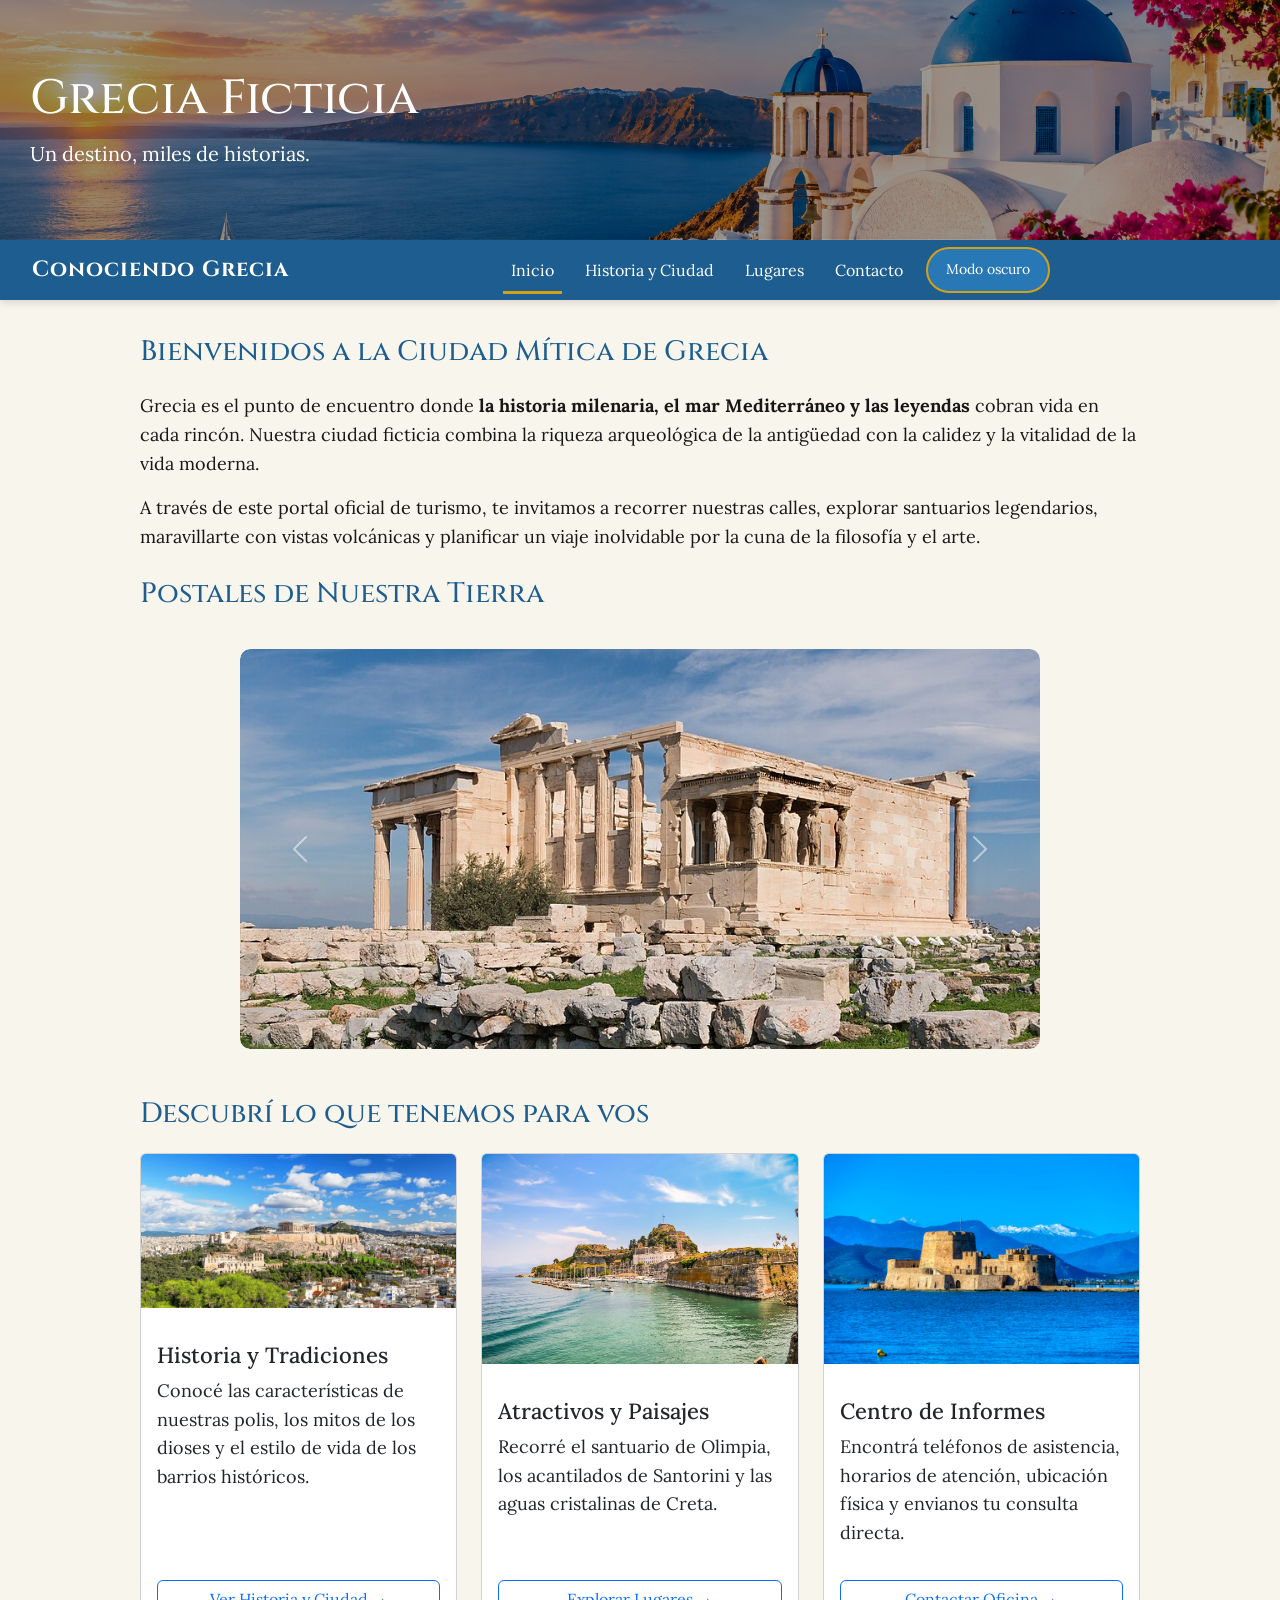
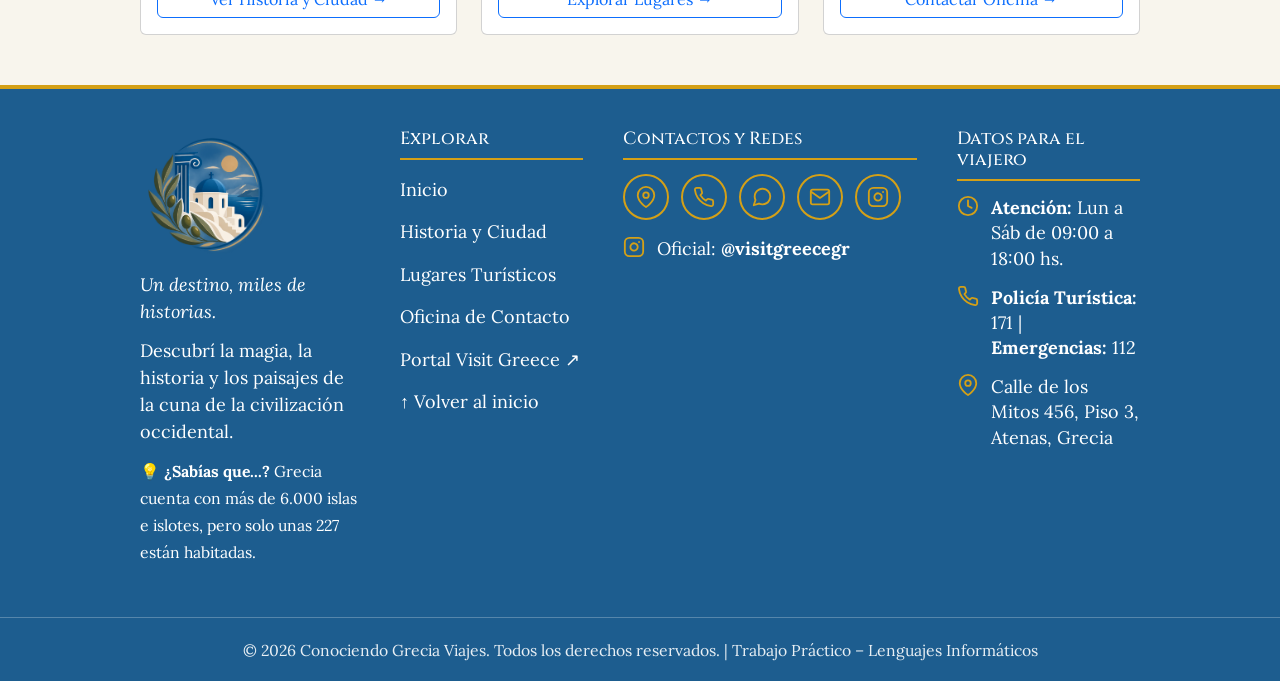
<file: index.html>
<!DOCTYPE html>
<html lang="es">

<head>
    <meta charset="UTF-8">
    <meta name="viewport" content="width=device-width, initial-scale=1.0">
    <title>Conociendo Grecia - Inicio</title>
    <!-- fuentes -->
    <link rel="preconnect" href="https://fonts.googleapis.com">
    <link rel="preconnect" href="https://fonts.gstatic.com" crossorigin>
    <link href="https://fonts.googleapis.com/css2?family=Cinzel:wght@600;700&family=Lora:ital,wght@0,400;0,600;1,400&display=swap" rel="stylesheet">
    <!-- bootstrap -->
    <link href="https://cdn.jsdelivr.net/npm/bootstrap@5.3.3/dist/css/bootstrap.min.css" rel="stylesheet">
    <!-- estilos -->
    <link rel="stylesheet" href="estilos.css">
</head>

<body id="top">

    <!-- titulo -->
    <header>
        <div>
            <h1>Grecia Ficticia</h1>
            <p>Un destino, miles de historias.</p>
        </div>
    </header>

    <!-- menu -->
    <nav class="navbar navbar-expand-md">
        <div class="container-fluid">
            <a class="navbar-brand" href="index.html">Conociendo Grecia</a>
            <button class="navbar-toggler" type="button" data-bs-toggle="collapse" data-bs-target="#menuGrecia" aria-controls="menuGrecia" aria-expanded="false" aria-label="Abrir menú de navegación">
                <span class="navbar-toggler-icon"></span>
            </button>
            <div class="collapse navbar-collapse" id="menuGrecia">
                <ul class="navbar-nav mx-auto">
                    <li class="nav-item"><a class="nav-link active" aria-current="page" href="index.html">Inicio</a></li>
                    <li class="nav-item"><a class="nav-link" href="ciudad.html">Historia y Ciudad</a></li>
                    <li class="nav-item"><a class="nav-link" href="lugares.html">Lugares</a></li>
                    <li class="nav-item"><a class="nav-link" href="contacto.html">Contacto</a></li>
                    <li class="nav-item"><button id="modoOscuro" type="button">Modo oscuro</button></li>
                </ul>
            </div>
        </div>
    </nav>

    <!-- contenido -->
    <main>
        <section>
            <h2>Bienvenidos a la Ciudad Mítica de Grecia</h2>
            <p>
                Grecia es el punto de encuentro donde <strong>la historia milenaria, el mar Mediterráneo y las leyendas</strong>
                cobran vida en cada rincón. Nuestra ciudad ficticia combina la riqueza arqueológica de la antigüedad con
                la calidez y la vitalidad de la vida moderna.
            </p>
            <p>
                A través de este portal oficial de turismo, te invitamos a recorrer nuestras calles, explorar santuarios
                legendarios, maravillarte con vistas volcánicas y planificar un viaje inolvidable por la cuna de la filosofía y el arte.
            </p>
        </section>

        <!-- carrusel -->
        <section aria-label="Galería destacada">
            <h2>Postales de Nuestra Tierra</h2>
            <div id="carruselHistoria" class="carousel slide" data-bs-ride="carousel">
                <div class="carousel-inner">
                    <div class="carousel-item active">
                        <img src="imagenes_Historia/Acropolis.jpg" class="d-block w-100" alt="Vista panorámica de la Acrópolis de Atenas">
                    </div>
                    <div class="carousel-item">
                        <img src="imagenes_Historia/Estadio.jpg" class="d-block w-100" alt="Antiguo Estadio Panatenaico">
                    </div>
                    <div class="carousel-item">
                        <img src="imagenes_Historia/Teatro.jpg" class="d-block w-100" alt="Teatro griego al aire libre">
                    </div>
                </div>
                <button class="carousel-control-prev" type="button" data-bs-target="#carruselHistoria" data-bs-slide="prev">
                    <span class="carousel-control-prev-icon" aria-hidden="true"></span>
                    <span class="visually-hidden">Anterior</span>
                </button>
                <button class="carousel-control-next" type="button" data-bs-target="#carruselHistoria" data-bs-slide="next">
                    <span class="carousel-control-next-icon" aria-hidden="true"></span>
                    <span class="visually-hidden">Siguiente</span>
                </button>
            </div>
        </section>

        <!-- resumen de secciones -->
        <section class="my-5">
            <h2>Descubrí lo que tenemos para vos</h2>
            <div class="container px-0">
                <div class="row g-4">
                    <div class="col-12 col-md-4">
                        <article class="card h-100">
                            <img src="imagen_ciudad/Atenas.jpeg" class="card-img-top" alt="Calles y templos de la ciudad">
                            <div class="card-body d-flex flex-column">
                                <h3 class="card-title">Historia y Tradiciones</h3>
                                <p class="card-text flex-grow-1">
                                    Conocé las características de nuestras polis, los mitos de los dioses y el estilo de vida de los barrios históricos.
                                </p>
                                <a href="ciudad.html" class="btn btn-outline-primary mt-3">Ver Historia y Ciudad →</a>
                            </div>
                        </article>
                    </div>

                    <div class="col-12 col-md-4">
                        <article class="card h-100">
                            <img src="imagen_ciudad/Corfú.jpg" class="card-img-top" alt="Costas y playas de Grecia">
                            <div class="card-body d-flex flex-column">
                                <h3 class="card-title">Atractivos y Paisajes</h3>
                                <p class="card-text flex-grow-1">
                                    Recorré el santuario de Olimpia, los acantilados de Santorini y las aguas cristalinas de Creta.
                                </p>
                                <a href="lugares.html" class="btn btn-outline-primary mt-3">Explorar Lugares →</a>
                            </div>
                        </article>
                    </div>

                    <div class="col-12 col-md-4">
                        <article class="card h-100">
                            <img src="imagen_ciudad/Nafplio.jpg" class="card-img-top" alt="Puerto y centro de informes turísticos">
                            <div class="card-body d-flex flex-column">
                                <h3 class="card-title">Centro de Informes</h3>
                                <p class="card-text flex-grow-1">
                                    Encontrá teléfonos de asistencia, horarios de atención, ubicación física y envianos tu consulta directa.
                                </p>
                                <a href="contacto.html" class="btn btn-outline-primary mt-3">Contactar Oficina →</a>
                            </div>
                        </article>
                    </div>
                </div>
            </div>
        </section>
    </main>

    <!-- footer -->
    <footer>
        <section class="footer-contenido">

            <section class="footer-marca">
                <img class="footer-logo" src="Content/Logo-Grecia.PNG" alt="Logo de Conociendo Grecia">
                <p><em>Un destino, miles de historias.</em></p>
                <p>Descubrí la magia, la historia y los paisajes de la cuna de la civilización occidental.</p>
                <p><small>💡 <strong>¿Sabías que...?</strong> Grecia cuenta con más de 6.000 islas e islotes, pero solo unas 227 están habitadas.</small></p>
            </section>

            <nav class="footer-columna" aria-label="Secciones del sitio">
                <h2>Explorar</h2>
                <ul>
                    <li><a href="index.html">Inicio</a></li>
                    <li><a href="ciudad.html">Historia y Ciudad</a></li>
                    <li><a href="lugares.html">Lugares Turísticos</a></li>
                    <li><a href="contacto.html">Oficina de Contacto</a></li>
                    <li><a href="https://www.visitgreece.gr" target="_blank" rel="noopener noreferrer">Portal Visit Greece ↗</a></li>
                    <li><a href="#top">↑ Volver al inicio</a></li>
                </ul>
            </nav>

            <section class="footer-columna">
                <h2>Contactos y Redes</h2>
                <address>
                    <ul class="contacto-botones">
                        <li>
                            <a class="boton-icono" href="https://www.google.com/maps/search/?api=1&amp;query=Atenas+Grecia" target="_blank" rel="noopener noreferrer" aria-label="Ver ubicación en Google Maps" title="Ver ubicación en Google Maps">
                                <svg class="icono" viewBox="0 0 24 24" aria-hidden="true"><path d="M21 10c0 7-9 13-9 13s-9-6-9-13a9 9 0 0 1 18 0z"/><circle cx="12" cy="10" r="3"/></svg>
                            </a>
                        </li>
                        <li>
                            <a class="boton-icono" href="tel:+301234567890" aria-label="Llamar para reservas" title="Llamar para reservas">
                                <svg class="icono" viewBox="0 0 24 24" aria-hidden="true"><path d="M22 16.92v3a2 2 0 0 1-2.18 2 19.79 19.79 0 0 1-8.63-3.07 19.5 19.5 0 0 1-6-6 19.79 19.79 0 0 1-3.07-8.67A2 2 0 0 1 4.11 2h3a2 2 0 0 1 2 1.72 12.84 12.84 0 0 0 .7 2.81 2 2 0 0 1-.45 2.11L8.09 9.91a16 16 0 0 0 6 6l1.27-1.27a2 2 0 0 1 2.11-.45 12.84 12.84 0 0 0 2.81.7A2 2 0 0 1 22 16.92z"/></svg>
                            </a>
                        </li>
                        <li>
                            <a class="boton-icono" href="https://wa.me/300987654321" target="_blank" rel="noopener noreferrer" aria-label="Escribir por WhatsApp" title="Escribir por WhatsApp">
                                <svg class="icono" viewBox="0 0 24 24" aria-hidden="true"><path d="M21 11.5a8.38 8.38 0 0 1-.9 3.8 8.5 8.5 0 0 1-7.6 4.7 8.38 8.38 0 0 1-3.8-.9L3 21l1.9-5.7a8.38 8.38 0 0 1-.9-3.8 8.5 8.5 0 0 1 4.7-7.6 8.38 8.38 0 0 1 3.8-.9h.5a8.48 8.48 0 0 1 8 8v.5z"/></svg>
                            </a>
                        </li>
                        <li>
                            <a class="boton-icono" href="mailto:hola@conociendogrecia-falso.com" aria-label="Enviar un correo electrónico" title="Enviar un correo electrónico">
                                <svg class="icono" viewBox="0 0 24 24" aria-hidden="true"><path d="M4 4h16c1.1 0 2 .9 2 2v12c0 1.1-.9 2-2 2H4c-1.1 0-2-.9-2-2V6c0-1.1.9-2 2-2z"/><polyline points="22,6 12,13 2,6"/></svg>
                            </a>
                        </li>
                        <li>
                            <a class="boton-icono" href="https://www.instagram.com/visitgreecegr/" target="_blank" rel="noopener noreferrer" aria-label="Instagram Oficial: @visitgreecegr" title="Instagram Oficial (@visitgreecegr)">
                                <svg class="icono" viewBox="0 0 24 24" aria-hidden="true"><rect x="2" y="2" width="20" height="20" rx="5" ry="5"/><path d="M16 11.37A4 4 0 1 1 12.63 8 4 4 0 0 1 16 11.37z"/><line x1="17.5" y1="6.5" x2="17.51" y2="6.5"/></svg>
                            </a>
                        </li>
                    </ul>
                </address>

                <ul class="contacto-lista">
                    <li>
                        <svg class="icono" viewBox="0 0 24 24" aria-hidden="true"><rect x="2" y="2" width="20" height="20" rx="5" ry="5"/><path d="M16 11.37A4 4 0 1 1 12.63 8 4 4 0 0 1 16 11.37z"/><line x1="17.5" y1="6.5" x2="17.51" y2="6.5"/></svg>
                        <span>Oficial: <a href="https://www.instagram.com/visitgreecegr/" target="_blank" rel="noopener noreferrer"><strong>@visitgreecegr</strong></a></span>
                    </li>
                </ul>
            </section>

            <section class="footer-columna">
                <h2>Datos para el viajero</h2>
                <ul class="contacto-lista">
                    <li>
                        <svg class="icono" viewBox="0 0 24 24" aria-hidden="true"><circle cx="12" cy="12" r="10"/><polyline points="12 6 12 12 16 14"/></svg>
                        <span><strong>Atención:</strong> Lun a Sáb de 09:00 a 18:00 hs.</span>
                    </li>
                    <li>
                        <svg class="icono" viewBox="0 0 24 24" aria-hidden="true"><path d="M22 16.92v3a2 2 0 0 1-2.18 2 19.79 19.79 0 0 1-8.63-3.07 19.5 19.5 0 0 1-6-6 19.79 19.79 0 0 1-3.07-8.67A2 2 0 0 1 4.11 2h3a2 2 0 0 1 2 1.72 12.84 12.84 0 0 0 .7 2.81 2 2 0 0 1-.45 2.11L8.09 9.91a16 16 0 0 0 6 6l1.27-1.27a2 2 0 0 1 2.11-.45 12.84 12.84 0 0 0 2.81.7A2 2 0 0 1 22 16.92z"/></svg>
                        <span><strong>Policía Turística:</strong> 171 | <strong>Emergencias:</strong> 112</span>
                    </li>
                    <li>
                        <svg class="icono" viewBox="0 0 24 24" aria-hidden="true"><path d="M21 10c0 7-9 13-9 13s-9-6-9-13a9 9 0 0 1 18 0z"/><circle cx="12" cy="10" r="3"/></svg>
                        <span>Calle de los Mitos 456, Piso 3, Atenas, Grecia</span>
                    </li>
                </ul>
            </section>

        </section>

        <p class="footer-legal">
            <small>&copy; 2026 Conociendo Grecia Viajes. Todos los derechos reservados. | Trabajo Práctico – Lenguajes Informáticos</small>
        </p>
    </footer>

    <!-- scripts -->
    <script src="https://cdn.jsdelivr.net/npm/bootstrap@5.3.3/dist/js/bootstrap.bundle.min.js"></script>
    <script src="js/main.js"></script>
</body>

</html>
</file>
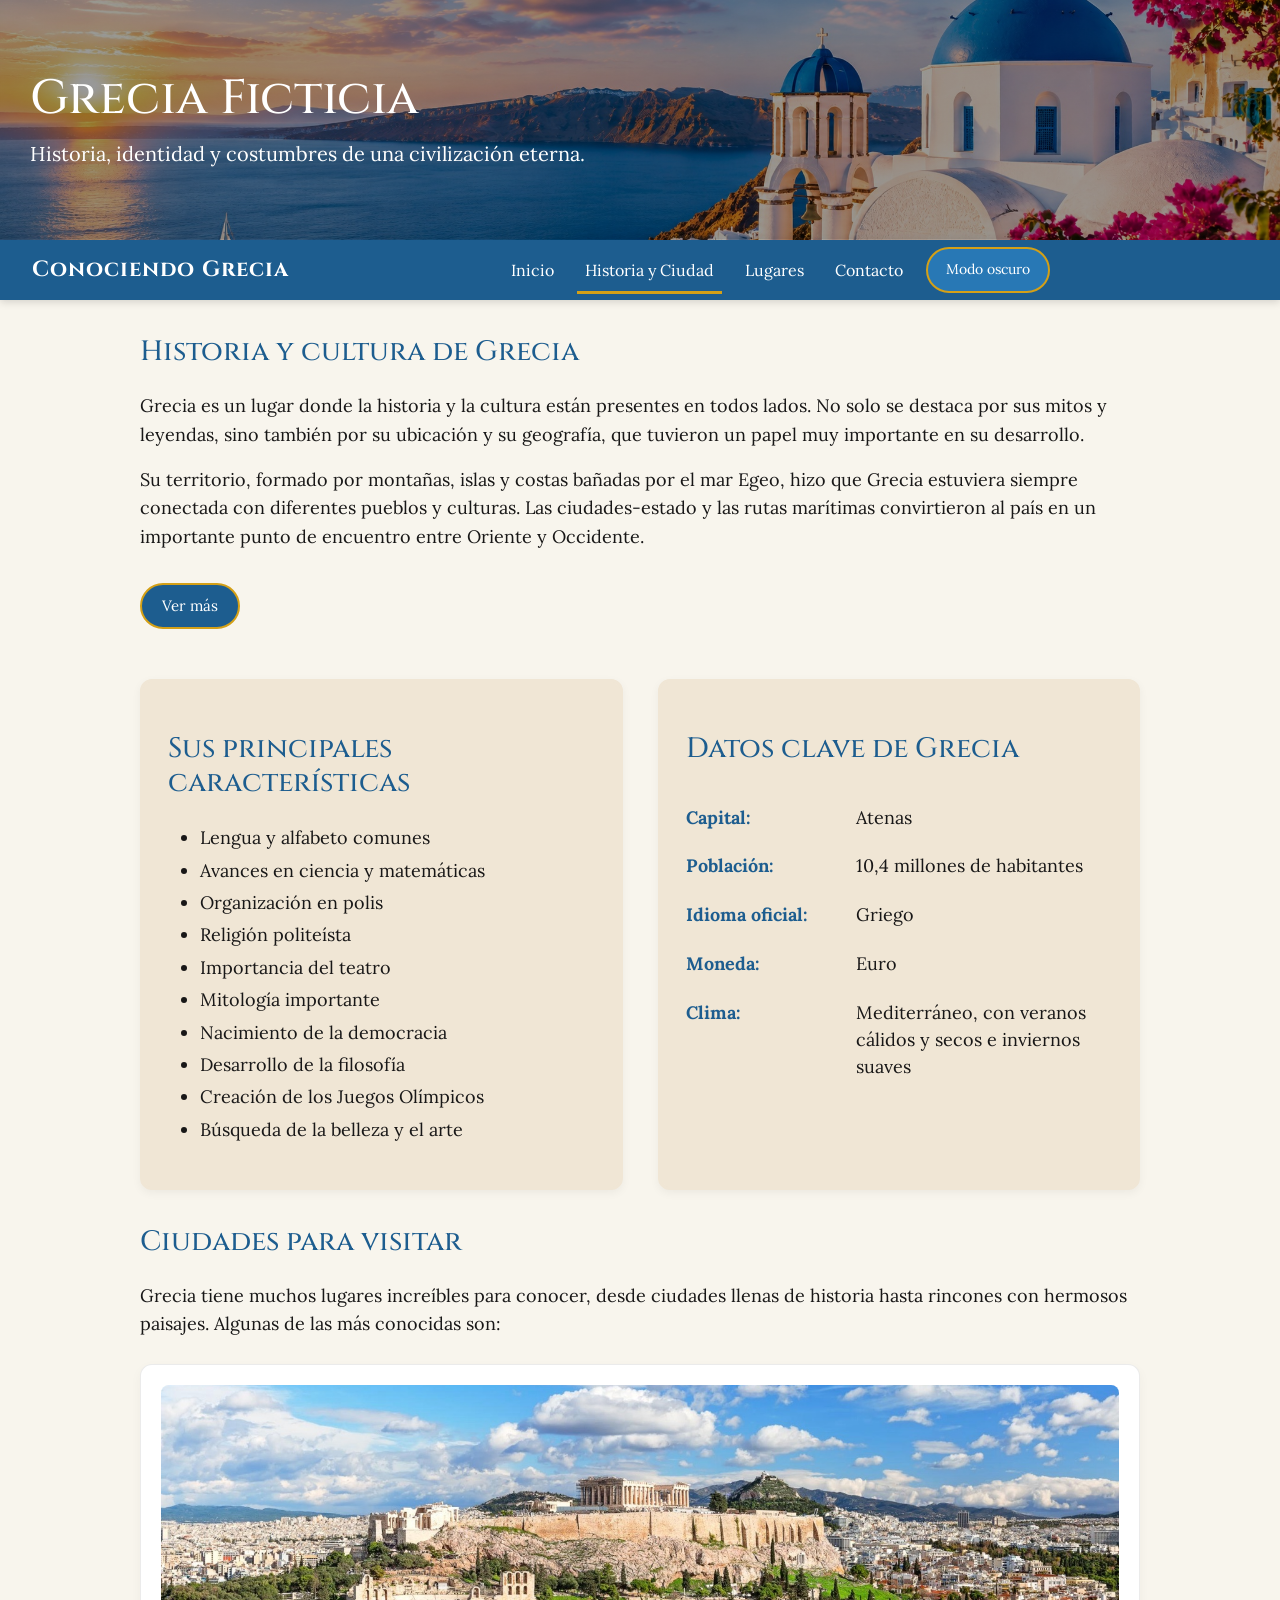
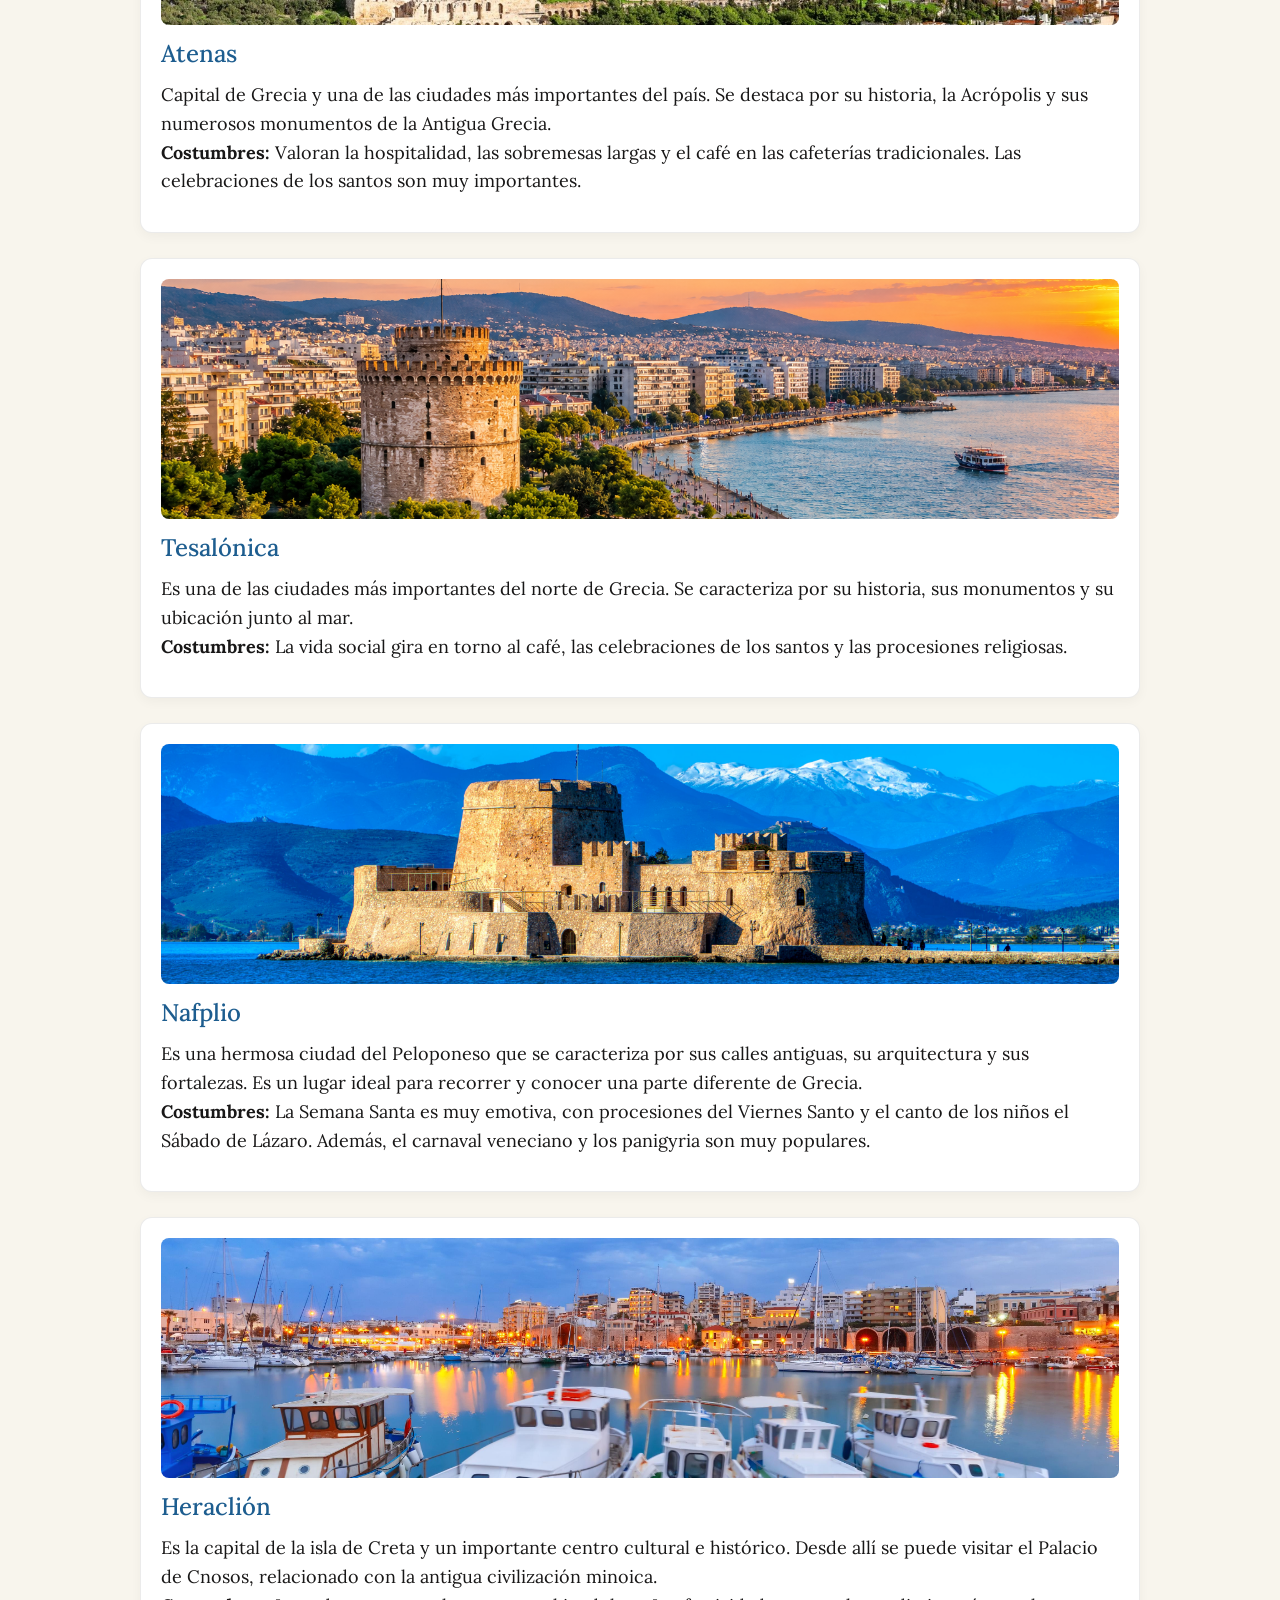
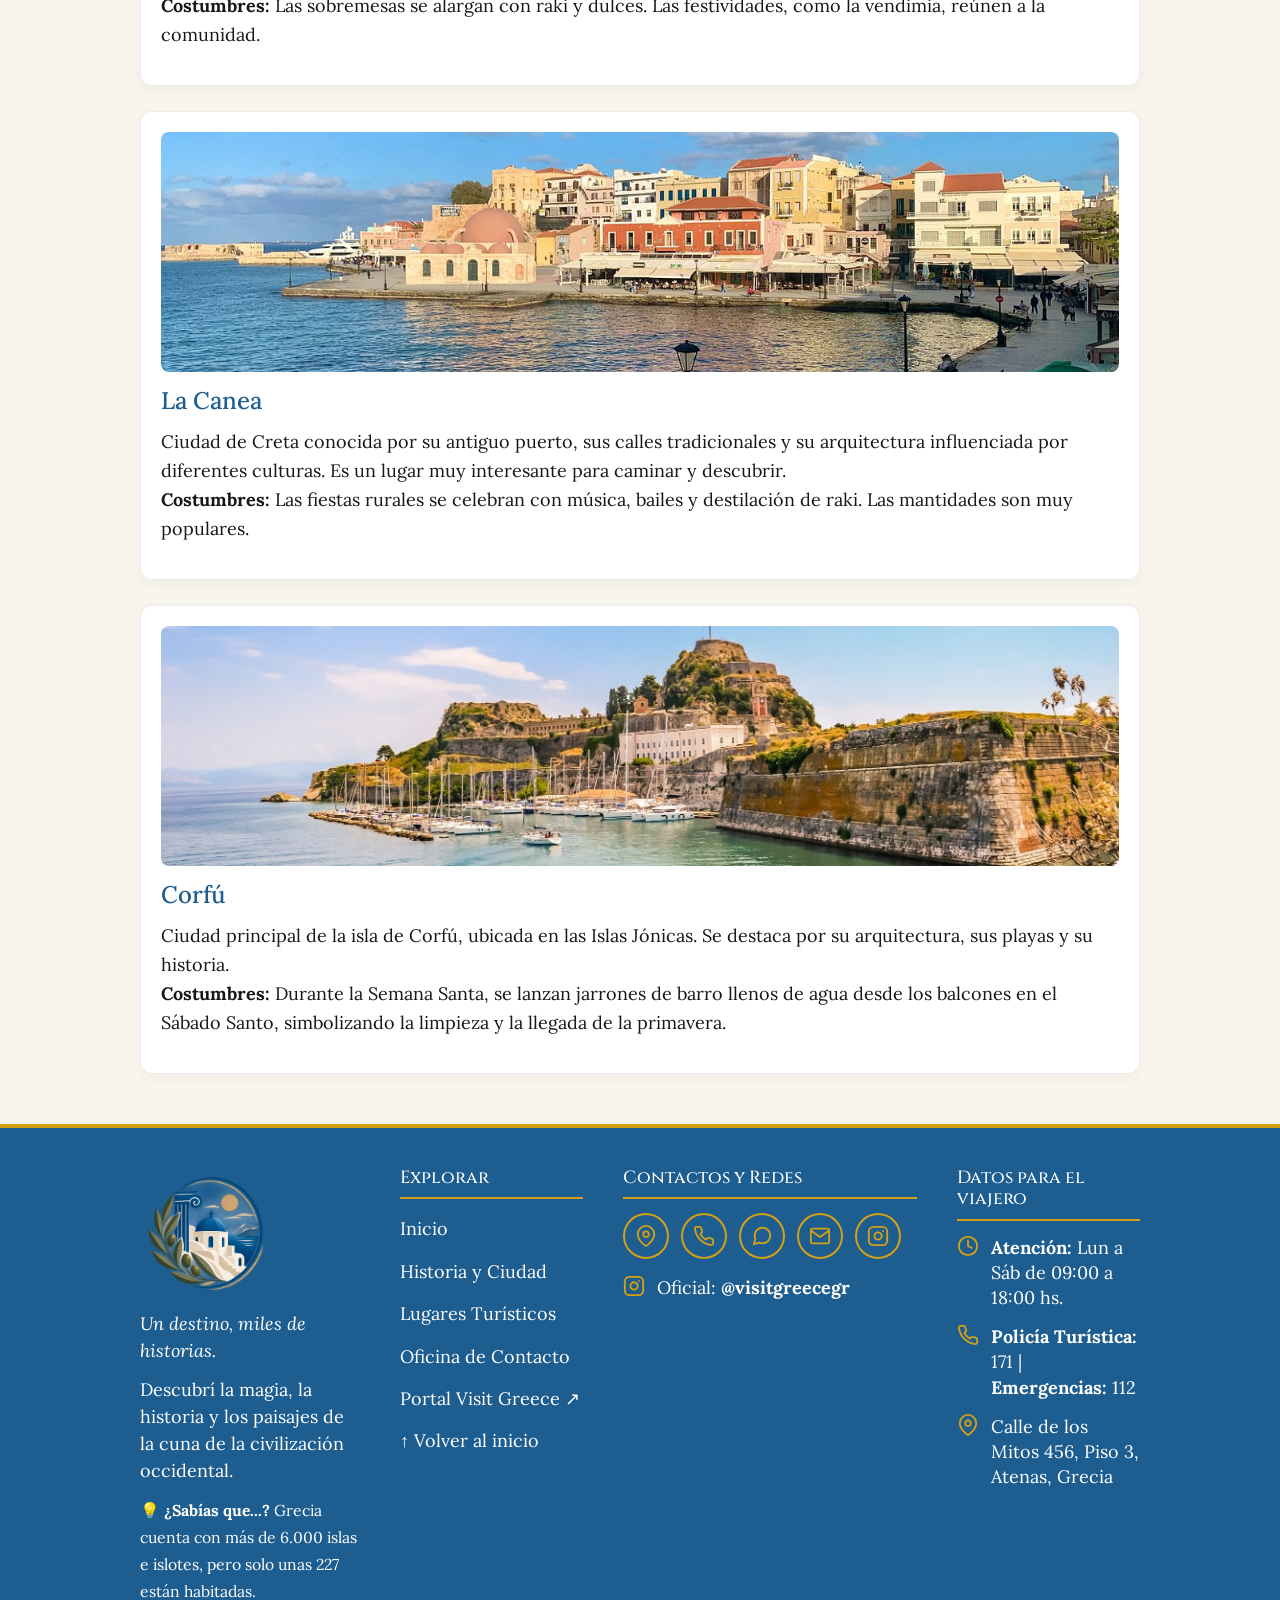
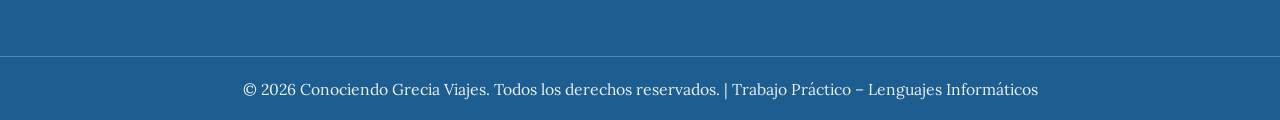
<file: Ciudad.html>
<!DOCTYPE html>
<html lang="es">

<head>
    <meta charset="UTF-8">
    <meta name="viewport" content="width=device-width, initial-scale=1.0">
    <title>Conociendo Grecia - Historia y Ciudad</title>
    <!-- fuentes -->
    <link rel="preconnect" href="https://fonts.googleapis.com">
    <link rel="preconnect" href="https://fonts.gstatic.com" crossorigin>
    <link href="https://fonts.googleapis.com/css2?family=Cinzel:wght@600;700&family=Lora:ital,wght@0,400;0,600;1,400&display=swap" rel="stylesheet">
    <!-- bootstrap -->
    <link href="https://cdn.jsdelivr.net/npm/bootstrap@5.3.3/dist/css/bootstrap.min.css" rel="stylesheet">
    <!-- estilos -->
    <link rel="stylesheet" href="estilos.css">
</head>

<body id="top">

    <!-- titulo -->
    <header>
        <div>
            <h1>Grecia Ficticia</h1>
            <p>Historia, identidad y costumbres de una civilización eterna.</p>
        </div>
    </header>

    <!-- menu -->
    <nav class="navbar navbar-expand-md">
        <div class="container-fluid">
            <a class="navbar-brand" href="index.html">Conociendo Grecia</a>
            <button class="navbar-toggler" type="button" data-bs-toggle="collapse" data-bs-target="#menuGrecia" aria-controls="menuGrecia" aria-expanded="false" aria-label="Abrir menú de navegación">
                <span class="navbar-toggler-icon"></span>
            </button>
            <div class="collapse navbar-collapse" id="menuGrecia">
                <ul class="navbar-nav mx-auto">
                    <li class="nav-item"><a class="nav-link" href="index.html">Inicio</a></li>
                    <li class="nav-item"><a class="nav-link active" aria-current="page" href="ciudad.html">Historia y Ciudad</a></li>
                    <li class="nav-item"><a class="nav-link" href="lugares.html">Lugares</a></li>
                    <li class="nav-item"><a class="nav-link" href="contacto.html">Contacto</a></li>
                    <li class="nav-item"><button id="modoOscuro" type="button">Modo oscuro</button></li>
                </ul>
            </div>
        </div>
    </nav>

    <!-- contenido -->
    <main>
        <section>
            <h2>Historia y cultura de Grecia</h2>
            <p>
                Grecia es un lugar donde la historia y la cultura están presentes en todos lados. No solo se destaca por sus mitos
                y leyendas, sino también por su ubicación y su geografía, que tuvieron un papel muy importante en su desarrollo.
            </p>
            <p>
                Su territorio, formado por montañas, islas y costas bañadas por el mar Egeo, hizo que Grecia estuviera siempre conectada
                con diferentes pueblos y culturas. Las ciudades-estado y las rutas marítimas convirtieron al país en un importante punto
                de encuentro entre Oriente y Occidente.
            </p>

            <div id="contenidoExtra" hidden>
                <p>
                    Entre sus barrios emblemáticos, Plaka destaca por sus calles pintorescas, Kolonaki por su elegancia y Monastiraki por su
                    vibrante mercado. Además, Kifisia ofrece un ambiente más sofisticado, mientras que Gazi y Psiri son conocidos por su
                    vida nocturna y el arte urbano.
                </p>
                <p>
                    Grecia, con sus barrios, es un puente entre la tradición y la modernidad.
                </p>
            </div>
            <button id="botonVerMas" class="boton-ver-mas" onclick="mostrarContenido()" type="button">
                Ver más
            </button>
        </section>

        <!-- caracteristicas y datos -->
        <section class="layout">
            <div class="Box">
                <h2>Sus principales características</h2>
                <ul>
                    <li>Lengua y alfabeto comunes</li>
                    <li>Avances en ciencia y matemáticas</li>
                    <li>Organización en polis</li>
                    <li>Religión politeísta</li>
                    <li>Importancia del teatro</li>
                    <li>Mitología importante</li>
                    <li>Nacimiento de la democracia</li>
                    <li>Desarrollo de la filosofía</li>
                    <li>Creación de los Juegos Olímpicos</li>
                    <li>Búsqueda de la belleza y el arte</li>
                </ul>
            </div>

            <div class="Box">
                <h2>Datos clave de Grecia</h2>
                <dl class="datos-clave">
                    <dt>Capital:</dt>
                    <dd>Atenas</dd>

                    <dt>Población:</dt>
                    <dd>10,4 millones de habitantes</dd>

                    <dt>Idioma oficial:</dt>
                    <dd>Griego</dd>

                    <dt>Moneda:</dt>
                    <dd>Euro</dd>

                    <dt>Clima:</dt>
                    <dd>Mediterráneo, con veranos cálidos y secos e inviernos suaves</dd>
                </dl>
            </div>
        </section>

        <!-- ciudades -->
        <section>
            <h2>Ciudades para visitar</h2>
            <p>Grecia tiene muchos lugares increíbles para conocer, desde ciudades llenas de historia hasta rincones con hermosos paisajes. Algunas de las más conocidas son:</p>
            <ul class="listas-ciudades">
                <li>
                    <img src="imagen_ciudad/Atenas.jpeg" alt="Atenas, Grecia">
                    <h3>Atenas</h3>
                    <p>
                        Capital de Grecia y una de las ciudades más importantes del país. Se destaca por su historia, la
                        Acrópolis y sus numerosos monumentos de la Antigua Grecia. <br><b>Costumbres:</b> Valoran la hospitalidad, las sobremesas largas y el
                        café en las cafeterías tradicionales. Las celebraciones de los santos son muy importantes.
                    </p>
                </li>

                <li>
                    <img src="imagen_ciudad/Tesalónica.png" alt="Tesalónica, Grecia">
                    <h3>Tesalónica</h3>
                    <p>
                        Es una de las ciudades más importantes del norte de Grecia. Se caracteriza por su historia, sus monumentos y su ubicación
                        junto al mar. <br><b>Costumbres:</b> La vida social gira en torno al café, las celebraciones de los santos y las procesiones religiosas.
                    </p>
                </li>

                <li>
                    <img src="imagen_ciudad/Nafplio.jpg" alt="Nafplio, Grecia">
                    <h3>Nafplio</h3>
                    <p>
                        Es una hermosa ciudad del Peloponeso que se caracteriza por sus calles antiguas, su arquitectura y sus fortalezas.
                        Es un lugar ideal para recorrer y conocer una parte diferente de Grecia. <br><b>Costumbres:</b> La Semana Santa es muy emotiva,
                        con procesiones del Viernes Santo y el canto de los niños el Sábado de Lázaro. Además, el carnaval veneciano y los panigyria son muy populares.
                    </p>
                </li>

                <li>
                    <img src="imagen_ciudad/Heraclión.jpg" alt="Heraclión, Grecia">
                    <h3>Heraclión</h3>
                    <p>
                        Es la capital de la isla de Creta y un importante centro cultural e histórico. Desde allí se puede visitar el Palacio
                        de Cnosos, relacionado con la antigua civilización minoica. <br><b>Costumbres:</b> Las sobremesas se alargan con raki y dulces.
                        Las festividades, como la vendimia, reúnen a la comunidad.
                    </p>
                </li>

                <li>
                    <img src="imagen_ciudad/La_Canea.jpg" alt="La Canea, Grecia">
                    <h3>La Canea</h3>
                    <p>
                        Ciudad de Creta conocida por su antiguo puerto, sus calles tradicionales y su arquitectura influenciada por diferentes
                        culturas. Es un lugar muy interesante para caminar y descubrir. <br><b>Costumbres:</b> Las fiestas rurales se celebran con música,
                        bailes y destilación de raki. Las mantidades son muy populares.
                    </p>
                </li>

                <li>
                    <img src="imagen_ciudad/Corfú.jpg" alt="Corfú, Grecia">
                    <h3>Corfú</h3>
                    <p>
                        Ciudad principal de la isla de Corfú, ubicada en las Islas Jónicas. Se destaca por su arquitectura, sus playas y su
                        historia. <br><b>Costumbres:</b> Durante la Semana Santa, se lanzan jarrones de barro llenos de agua desde los balcones en el Sábado Santo, simbolizando la limpieza y la llegada de la primavera.
                    </p>
                </li>
            </ul>
        </section>
    </main>

    <!-- footer -->
    <footer>
        <section class="footer-contenido">

            <section class="footer-marca">
                <img class="footer-logo" src="Content/Logo-Grecia.PNG" alt="Logo de Conociendo Grecia">
                <p><em>Un destino, miles de historias.</em></p>
                <p>Descubrí la magia, la historia y los paisajes de la cuna de la civilización occidental.</p>
                <p><small>💡 <strong>¿Sabías que...?</strong> Grecia cuenta con más de 6.000 islas e islotes, pero solo unas 227 están habitadas.</small></p>
            </section>

            <nav class="footer-columna" aria-label="Secciones del sitio">
                <h2>Explorar</h2>
                <ul>
                    <li><a href="index.html">Inicio</a></li>
                    <li><a href="ciudad.html">Historia y Ciudad</a></li>
                    <li><a href="lugares.html">Lugares Turísticos</a></li>
                    <li><a href="contacto.html">Oficina de Contacto</a></li>
                    <li><a href="https://www.visitgreece.gr" target="_blank" rel="noopener noreferrer">Portal Visit Greece ↗</a></li>
                    <li><a href="#top">↑ Volver al inicio</a></li>
                </ul>
            </nav>

            <section class="footer-columna">
                <h2>Contactos y Redes</h2>
                <address>
                    <ul class="contacto-botones">
                        <li>
                            <a class="boton-icono" href="https://www.google.com/maps/search/?api=1&amp;query=Atenas+Grecia" target="_blank" rel="noopener noreferrer" aria-label="Ver ubicación en Google Maps" title="Ver ubicación en Google Maps">
                                <svg class="icono" viewBox="0 0 24 24" aria-hidden="true"><path d="M21 10c0 7-9 13-9 13s-9-6-9-13a9 9 0 0 1 18 0z"/><circle cx="12" cy="10" r="3"/></svg>
                            </a>
                        </li>
                        <li>
                            <a class="boton-icono" href="tel:+301234567890" aria-label="Llamar para reservas" title="Llamar para reservas">
                                <svg class="icono" viewBox="0 0 24 24" aria-hidden="true"><path d="M22 16.92v3a2 2 0 0 1-2.18 2 19.79 19.79 0 0 1-8.63-3.07 19.5 19.5 0 0 1-6-6 19.79 19.79 0 0 1-3.07-8.67A2 2 0 0 1 4.11 2h3a2 2 0 0 1 2 1.72 12.84 12.84 0 0 0 .7 2.81 2 2 0 0 1-.45 2.11L8.09 9.91a16 16 0 0 0 6 6l1.27-1.27a2 2 0 0 1 2.11-.45 12.84 12.84 0 0 0 2.81.7A2 2 0 0 1 22 16.92z"/></svg>
                            </a>
                        </li>
                        <li>
                            <a class="boton-icono" href="https://wa.me/300987654321" target="_blank" rel="noopener noreferrer" aria-label="Escribir por WhatsApp" title="Escribir por WhatsApp">
                                <svg class="icono" viewBox="0 0 24 24" aria-hidden="true"><path d="M21 11.5a8.38 8.38 0 0 1-.9 3.8 8.5 8.5 0 0 1-7.6 4.7 8.38 8.38 0 0 1-3.8-.9L3 21l1.9-5.7a8.38 8.38 0 0 1-.9-3.8 8.5 8.5 0 0 1 4.7-7.6 8.38 8.38 0 0 1 3.8-.9h.5a8.48 8.48 0 0 1 8 8v.5z"/></svg>
                            </a>
                        </li>
                        <li>
                            <a class="boton-icono" href="mailto:hola@conociendogrecia-falso.com" aria-label="Enviar un correo electrónico" title="Enviar un correo electrónico">
                                <svg class="icono" viewBox="0 0 24 24" aria-hidden="true"><path d="M4 4h16c1.1 0 2 .9 2 2v12c0 1.1-.9 2-2 2H4c-1.1 0-2-.9-2-2V6c0-1.1.9-2 2-2z"/><polyline points="22,6 12,13 2,6"/></svg>
                            </a>
                        </li>
                        <li>
                            <a class="boton-icono" href="https://www.instagram.com/visitgreecegr/" target="_blank" rel="noopener noreferrer" aria-label="Instagram Oficial: @visitgreecegr" title="Instagram Oficial (@visitgreecegr)">
                                <svg class="icono" viewBox="0 0 24 24" aria-hidden="true"><rect x="2" y="2" width="20" height="20" rx="5" ry="5"/><path d="M16 11.37A4 4 0 1 1 12.63 8 4 4 0 0 1 16 11.37z"/><line x1="17.5" y1="6.5" x2="17.51" y2="6.5"/></svg>
                            </a>
                        </li>
                    </ul>
                </address>

                <ul class="contacto-lista">
                    <li>
                        <svg class="icono" viewBox="0 0 24 24" aria-hidden="true"><rect x="2" y="2" width="20" height="20" rx="5" ry="5"/><path d="M16 11.37A4 4 0 1 1 12.63 8 4 4 0 0 1 16 11.37z"/><line x1="17.5" y1="6.5" x2="17.51" y2="6.5"/></svg>
                        <span>Oficial: <a href="https://www.instagram.com/visitgreecegr/" target="_blank" rel="noopener noreferrer"><strong>@visitgreecegr</strong></a></span>
                    </li>
                </ul>
            </section>

            <section class="footer-columna">
                <h2>Datos para el viajero</h2>
                <ul class="contacto-lista">
                    <li>
                        <svg class="icono" viewBox="0 0 24 24" aria-hidden="true"><circle cx="12" cy="12" r="10"/><polyline points="12 6 12 12 16 14"/></svg>
                        <span><strong>Atención:</strong> Lun a Sáb de 09:00 a 18:00 hs.</span>
                    </li>
                    <li>
                        <svg class="icono" viewBox="0 0 24 24" aria-hidden="true"><path d="M22 16.92v3a2 2 0 0 1-2.18 2 19.79 19.79 0 0 1-8.63-3.07 19.5 19.5 0 0 1-6-6 19.79 19.79 0 0 1-3.07-8.67A2 2 0 0 1 4.11 2h3a2 2 0 0 1 2 1.72 12.84 12.84 0 0 0 .7 2.81 2 2 0 0 1-.45 2.11L8.09 9.91a16 16 0 0 0 6 6l1.27-1.27a2 2 0 0 1 2.11-.45 12.84 12.84 0 0 0 2.81.7A2 2 0 0 1 22 16.92z"/></svg>
                        <span><strong>Policía Turística:</strong> 171 | <strong>Emergencias:</strong> 112</span>
                    </li>
                    <li>
                        <svg class="icono" viewBox="0 0 24 24" aria-hidden="true"><path d="M21 10c0 7-9 13-9 13s-9-6-9-13a9 9 0 0 1 18 0z"/><circle cx="12" cy="10" r="3"/></svg>
                        <span>Calle de los Mitos 456, Piso 3, Atenas, Grecia</span>
                    </li>
                </ul>
            </section>

        </section>

        <p class="footer-legal">
            <small>&copy; 2026 Conociendo Grecia Viajes. Todos los derechos reservados. | Trabajo Práctico – Lenguajes Informáticos</small>
        </p>
    </footer>

    <!-- scripts -->
    <script src="https://cdn.jsdelivr.net/npm/bootstrap@5.3.3/dist/js/bootstrap.bundle.min.js"></script>
    <script src="js/main.js"></script>
</body>

</html>
</file>
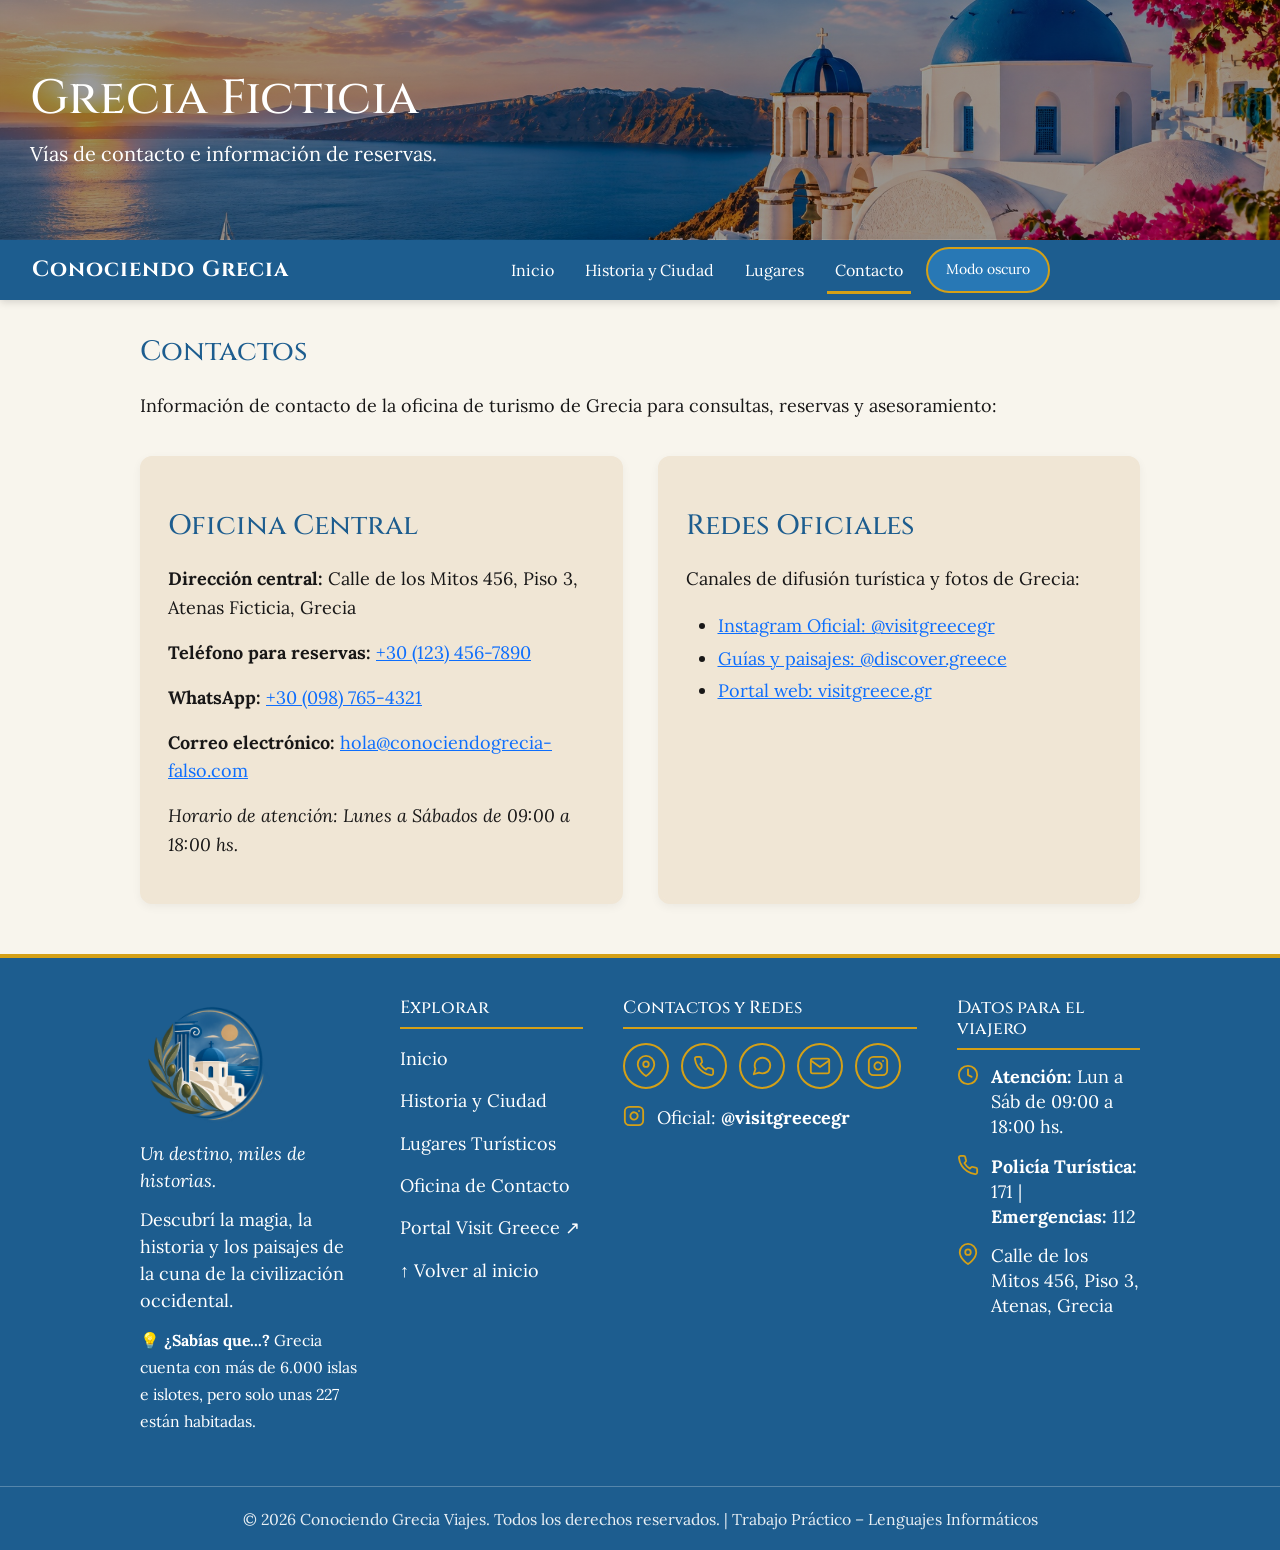
<file: contacto.html>
<!DOCTYPE html>
<html lang="es">

<head>
    <meta charset="UTF-8">
    <meta name="viewport" content="width=device-width, initial-scale=1.0">
    <title>Conociendo Grecia - Contacto</title>
    <!-- fuentes -->
    <link rel="preconnect" href="https://fonts.googleapis.com">
    <link rel="preconnect" href="https://fonts.gstatic.com" crossorigin>
    <link href="https://fonts.googleapis.com/css2?family=Cinzel:wght@600;700&family=Lora:ital,wght@0,400;0,600;1,400&display=swap" rel="stylesheet">
    <!-- bootstrap -->
    <link href="https://cdn.jsdelivr.net/npm/bootstrap@5.3.3/dist/css/bootstrap.min.css" rel="stylesheet">
    <!-- estilos -->
    <link rel="stylesheet" href="estilos.css">
</head>

<body id="top">

    <!-- titulo -->
    <header>
        <div>
            <h1>Grecia Ficticia</h1>
            <p>Vías de contacto e información de reservas.</p>
        </div>
    </header>

    <!-- menu -->
    <nav class="navbar navbar-expand-md">
        <div class="container-fluid">
            <a class="navbar-brand" href="index.html">Conociendo Grecia</a>
            <button class="navbar-toggler" type="button" data-bs-toggle="collapse" data-bs-target="#menuGrecia" aria-controls="menuGrecia" aria-expanded="false" aria-label="Abrir menú de navegación">
                <span class="navbar-toggler-icon"></span>
            </button>
            <div class="collapse navbar-collapse" id="menuGrecia">
                <ul class="navbar-nav mx-auto">
                    <li class="nav-item"><a class="nav-link" href="index.html">Inicio</a></li>
                    <li class="nav-item"><a class="nav-link" href="ciudad.html">Historia y Ciudad</a></li>
                    <li class="nav-item"><a class="nav-link" href="lugares.html">Lugares</a></li>
                    <li class="nav-item"><a class="nav-link active" aria-current="page" href="contacto.html">Contacto</a></li>
                    <li class="nav-item"><button id="modoOscuro" type="button">Modo oscuro</button></li>
                </ul>
            </div>
        </div>
    </nav>

    <!-- contenido -->
    <main>
        <section>
            <h2>Contactos</h2>
            <p>
                Información de contacto de la oficina de turismo de Grecia para consultas, reservas y asesoramiento:
            </p>
        </section>

        <section class="layout">
            <div class="Box">
                <h2>Oficina Central</h2>
                <address>
                    <p><strong>Dirección central:</strong> Calle de los Mitos 456, Piso 3, Atenas Ficticia, Grecia</p>
                    <p><strong>Teléfono para reservas:</strong> <a href="tel:+301234567890">+30 (123) 456-7890</a></p>
                    <p><strong>WhatsApp:</strong> <a href="https://wa.me/300987654321" target="_blank" rel="noopener noreferrer">+30 (098) 765-4321</a></p>
                    <p><strong>Correo electrónico:</strong> <a href="mailto:hola@conociendogrecia-falso.com">hola@conociendogrecia-falso.com</a></p>
                </address>
                <p><em>Horario de atención: Lunes a Sábados de 09:00 a 18:00 hs.</em></p>
            </div>

            <div class="Box">
                <h2>Redes Oficiales</h2>
                <p>Canales de difusión turística y fotos de Grecia:</p>
                <ul>
                    <li>
                        <a href="https://www.instagram.com/visitgreecegr/" target="_blank" rel="noopener noreferrer">
                            Instagram Oficial: @visitgreecegr
                        </a>
                    </li>
                    <li>
                        <a href="https://www.instagram.com/discover.greece/" target="_blank" rel="noopener noreferrer">
                            Guías y paisajes: @discover.greece
                        </a>
                    </li>
                    <li>
                        <a href="https://www.visitgreece.gr" target="_blank" rel="noopener noreferrer">
                            Portal web: visitgreece.gr
                        </a>
                    </li>
                </ul>
            </div>
        </section>
    </main>

    <!-- footer -->
    <footer>
        <section class="footer-contenido">

            <section class="footer-marca">
                <img class="footer-logo" src="Content/Logo-Grecia.PNG" alt="Logo de Conociendo Grecia">
                <p><em>Un destino, miles de historias.</em></p>
                <p>Descubrí la magia, la historia y los paisajes de la cuna de la civilización occidental.</p>
                <p><small>💡 <strong>¿Sabías que...?</strong> Grecia cuenta con más de 6.000 islas e islotes, pero solo unas 227 están habitadas.</small></p>
            </section>

            <nav class="footer-columna" aria-label="Secciones del sitio">
                <h2>Explorar</h2>
                <ul>
                    <li><a href="index.html">Inicio</a></li>
                    <li><a href="ciudad.html">Historia y Ciudad</a></li>
                    <li><a href="lugares.html">Lugares Turísticos</a></li>
                    <li><a href="contacto.html">Oficina de Contacto</a></li>
                    <li><a href="https://www.visitgreece.gr" target="_blank" rel="noopener noreferrer">Portal Visit Greece ↗</a></li>
                    <li><a href="#top">↑ Volver al inicio</a></li>
                </ul>
            </nav>

            <section class="footer-columna">
                <h2>Contactos y Redes</h2>
                <address>
                    <ul class="contacto-botones">
                        <li>
                            <a class="boton-icono" href="https://www.google.com/maps/search/?api=1&amp;query=Atenas+Grecia" target="_blank" rel="noopener noreferrer" aria-label="Ver ubicación en Google Maps" title="Ver ubicación en Google Maps">
                                <svg class="icono" viewBox="0 0 24 24" aria-hidden="true"><path d="M21 10c0 7-9 13-9 13s-9-6-9-13a9 9 0 0 1 18 0z"/><circle cx="12" cy="10" r="3"/></svg>
                            </a>
                        </li>
                        <li>
                            <a class="boton-icono" href="tel:+301234567890" aria-label="Llamar para reservas" title="Llamar para reservas">
                                <svg class="icono" viewBox="0 0 24 24" aria-hidden="true"><path d="M22 16.92v3a2 2 0 0 1-2.18 2 19.79 19.79 0 0 1-8.63-3.07 19.5 19.5 0 0 1-6-6 19.79 19.79 0 0 1-3.07-8.67A2 2 0 0 1 4.11 2h3a2 2 0 0 1 2 1.72 12.84 12.84 0 0 0 .7 2.81 2 2 0 0 1-.45 2.11L8.09 9.91a16 16 0 0 0 6 6l1.27-1.27a2 2 0 0 1 2.11-.45 12.84 12.84 0 0 0 2.81.7A2 2 0 0 1 22 16.92z"/></svg>
                            </a>
                        </li>
                        <li>
                            <a class="boton-icono" href="https://wa.me/300987654321" target="_blank" rel="noopener noreferrer" aria-label="Escribir por WhatsApp" title="Escribir por WhatsApp">
                                <svg class="icono" viewBox="0 0 24 24" aria-hidden="true"><path d="M21 11.5a8.38 8.38 0 0 1-.9 3.8 8.5 8.5 0 0 1-7.6 4.7 8.38 8.38 0 0 1-3.8-.9L3 21l1.9-5.7a8.38 8.38 0 0 1-.9-3.8 8.5 8.5 0 0 1 4.7-7.6 8.38 8.38 0 0 1 3.8-.9h.5a8.48 8.48 0 0 1 8 8v.5z"/></svg>
                            </a>
                        </li>
                        <li>
                            <a class="boton-icono" href="mailto:hola@conociendogrecia-falso.com" aria-label="Enviar un correo electrónico" title="Enviar un correo electrónico">
                                <svg class="icono" viewBox="0 0 24 24" aria-hidden="true"><path d="M4 4h16c1.1 0 2 .9 2 2v12c0 1.1-.9 2-2 2H4c-1.1 0-2-.9-2-2V6c0-1.1.9-2 2-2z"/><polyline points="22,6 12,13 2,6"/></svg>
                            </a>
                        </li>
                        <li>
                            <a class="boton-icono" href="https://www.instagram.com/visitgreecegr/" target="_blank" rel="noopener noreferrer" aria-label="Instagram Oficial: @visitgreecegr" title="Instagram Oficial (@visitgreecegr)">
                                <svg class="icono" viewBox="0 0 24 24" aria-hidden="true"><rect x="2" y="2" width="20" height="20" rx="5" ry="5"/><path d="M16 11.37A4 4 0 1 1 12.63 8 4 4 0 0 1 16 11.37z"/><line x1="17.5" y1="6.5" x2="17.51" y2="6.5"/></svg>
                            </a>
                        </li>
                    </ul>
                </address>

                <ul class="contacto-lista">
                    <li>
                        <svg class="icono" viewBox="0 0 24 24" aria-hidden="true"><rect x="2" y="2" width="20" height="20" rx="5" ry="5"/><path d="M16 11.37A4 4 0 1 1 12.63 8 4 4 0 0 1 16 11.37z"/><line x1="17.5" y1="6.5" x2="17.51" y2="6.5"/></svg>
                        <span>Oficial: <a href="https://www.instagram.com/visitgreecegr/" target="_blank" rel="noopener noreferrer"><strong>@visitgreecegr</strong></a></span>
                    </li>
                </ul>
            </section>

            <section class="footer-columna">
                <h2>Datos para el viajero</h2>
                <ul class="contacto-lista">
                    <li>
                        <svg class="icono" viewBox="0 0 24 24" aria-hidden="true"><circle cx="12" cy="12" r="10"/><polyline points="12 6 12 12 16 14"/></svg>
                        <span><strong>Atención:</strong> Lun a Sáb de 09:00 a 18:00 hs.</span>
                    </li>
                    <li>
                        <svg class="icono" viewBox="0 0 24 24" aria-hidden="true"><path d="M22 16.92v3a2 2 0 0 1-2.18 2 19.79 19.79 0 0 1-8.63-3.07 19.5 19.5 0 0 1-6-6 19.79 19.79 0 0 1-3.07-8.67A2 2 0 0 1 4.11 2h3a2 2 0 0 1 2 1.72 12.84 12.84 0 0 0 .7 2.81 2 2 0 0 1-.45 2.11L8.09 9.91a16 16 0 0 0 6 6l1.27-1.27a2 2 0 0 1 2.11-.45 12.84 12.84 0 0 0 2.81.7A2 2 0 0 1 22 16.92z"/></svg>
                        <span><strong>Policía Turística:</strong> 171 | <strong>Emergencias:</strong> 112</span>
                    </li>
                    <li>
                        <svg class="icono" viewBox="0 0 24 24" aria-hidden="true"><path d="M21 10c0 7-9 13-9 13s-9-6-9-13a9 9 0 0 1 18 0z"/><circle cx="12" cy="10" r="3"/></svg>
                        <span>Calle de los Mitos 456, Piso 3, Atenas, Grecia</span>
                    </li>
                </ul>
            </section>

        </section>

        <p class="footer-legal">
            <small>&copy; 2026 Conociendo Grecia Viajes. Todos los derechos reservados. | Trabajo Práctico – Lenguajes Informáticos</small>
        </p>
    </footer>

    <!-- scripts -->
    <script src="https://cdn.jsdelivr.net/npm/bootstrap@5.3.3/dist/js/bootstrap.bundle.min.js"></script>
    <script src="js/main.js"></script>
</body>

</html>
</file>
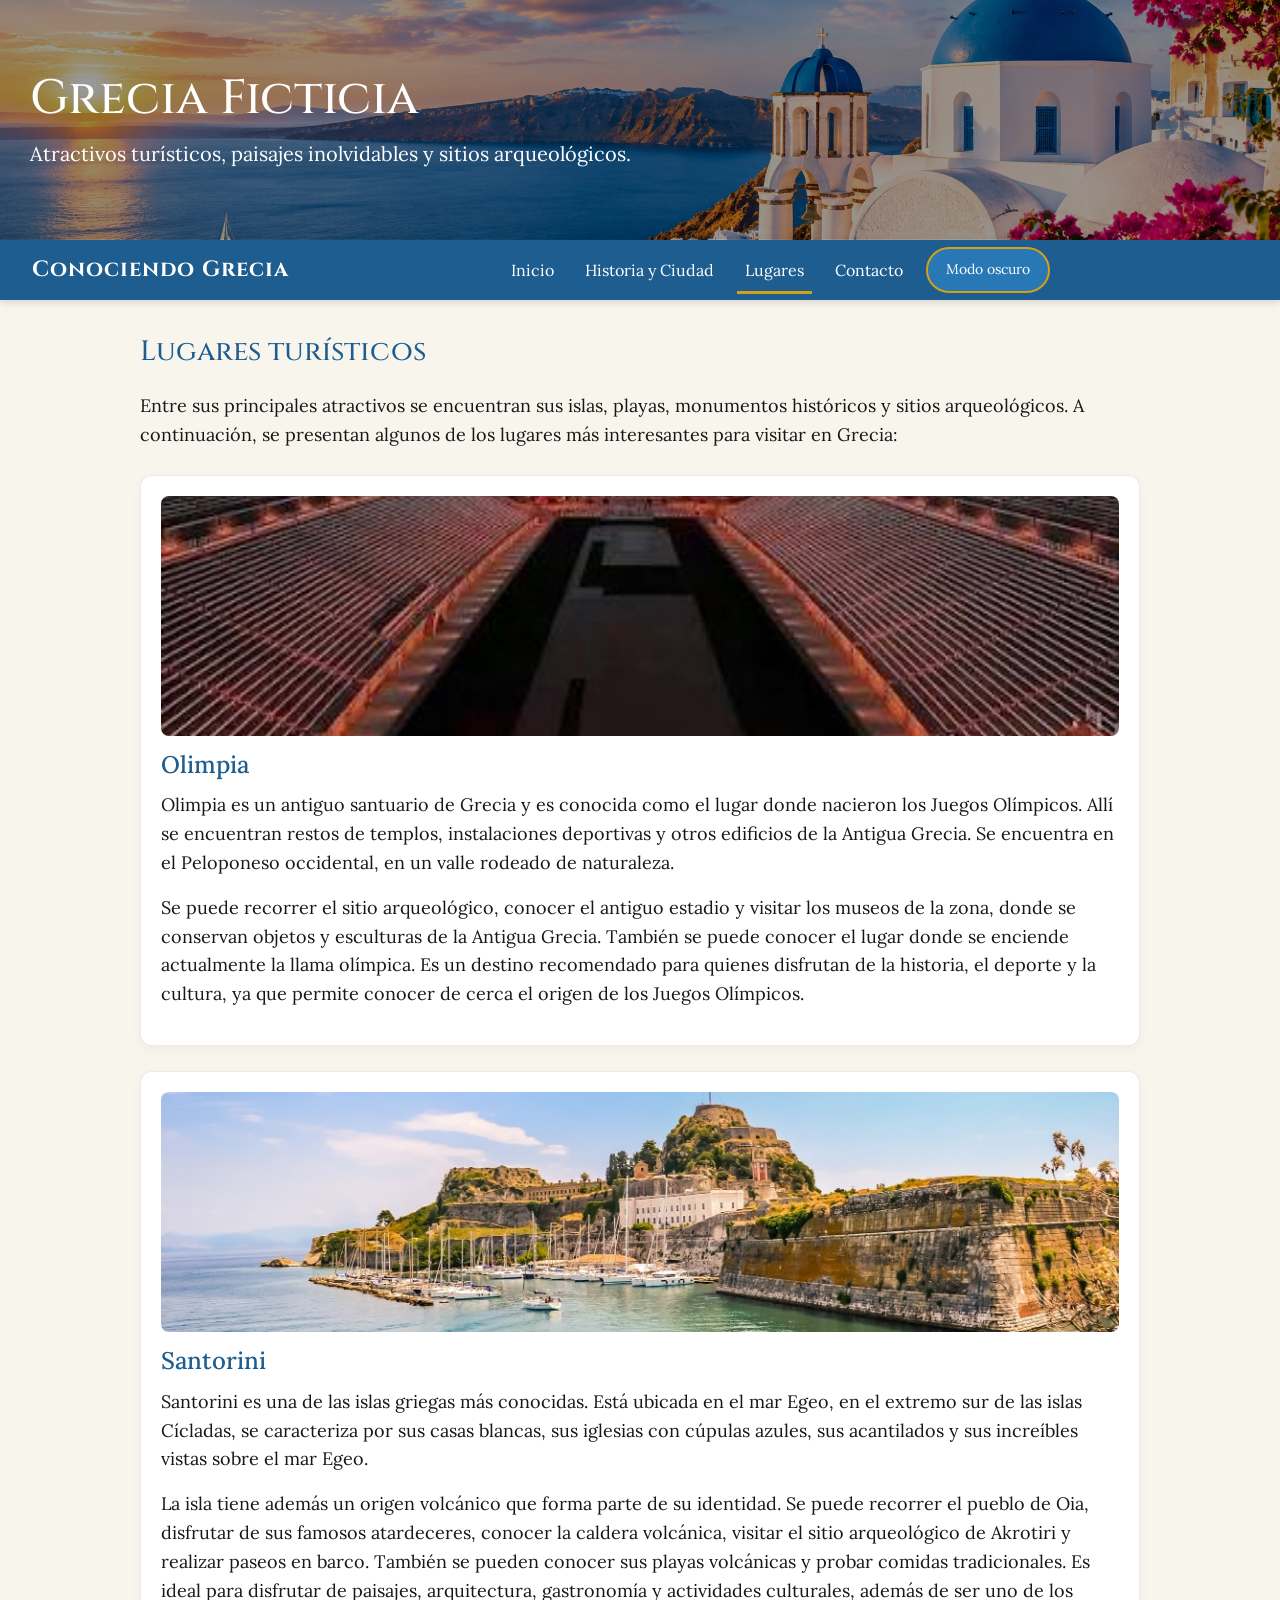
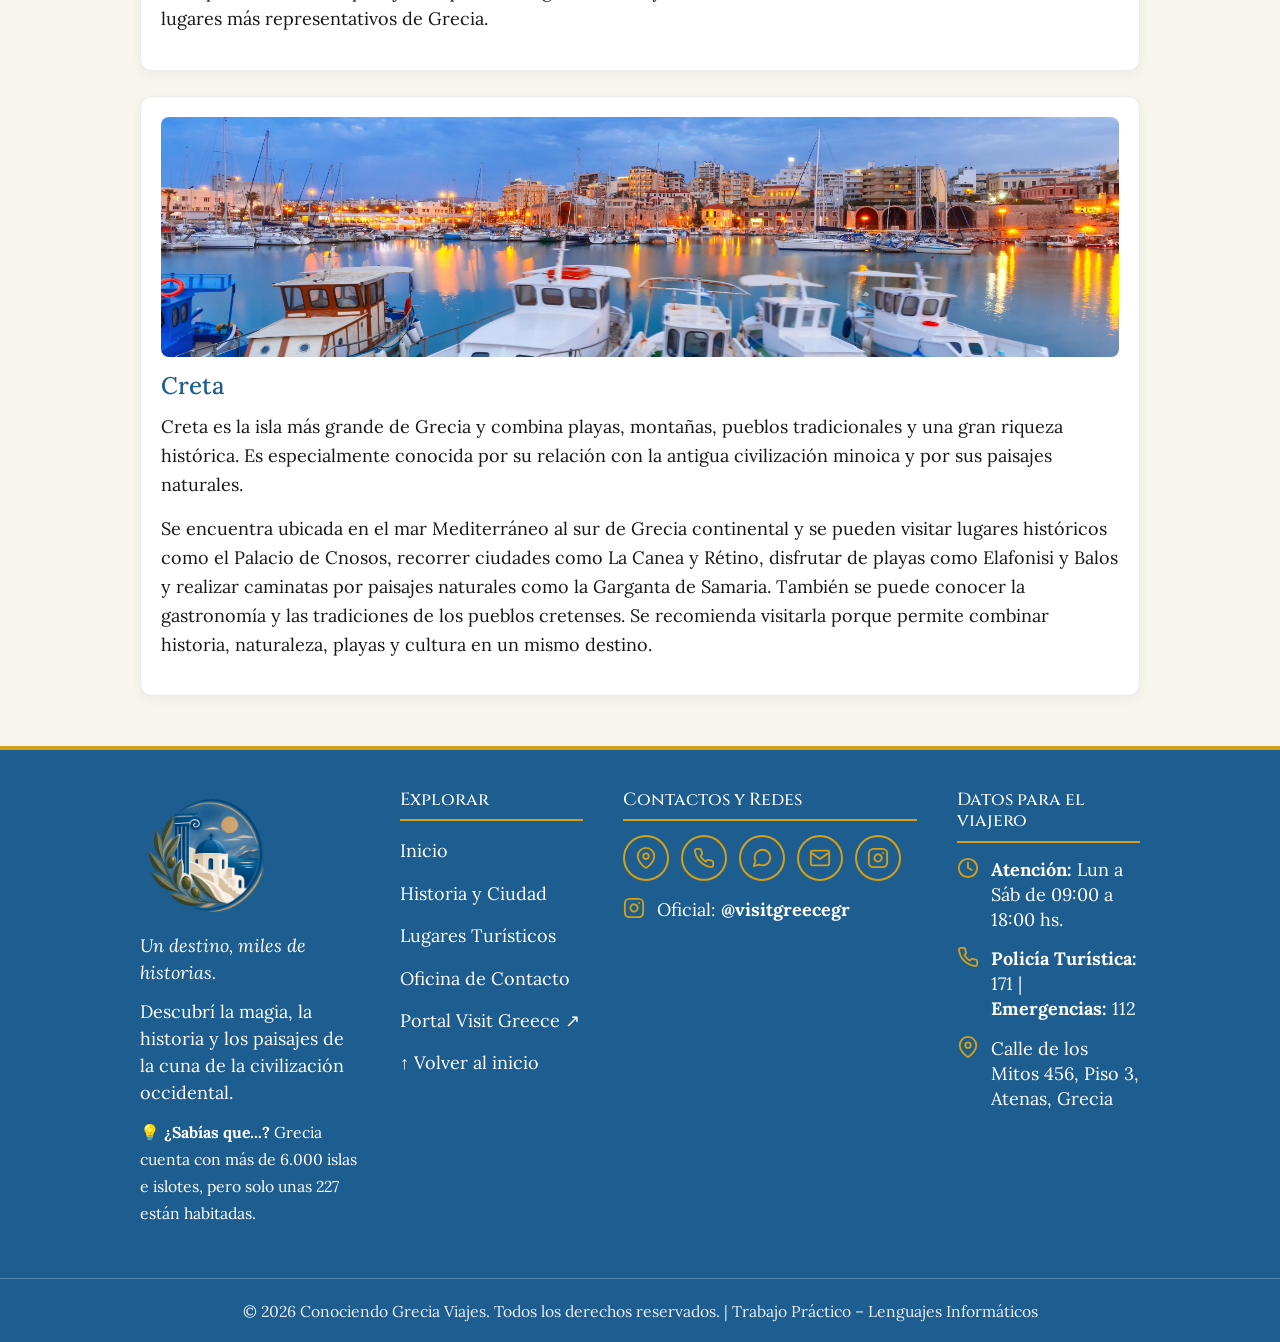
<file: lugares.html>
<!DOCTYPE html>
<html lang="es">

<head>
    <meta charset="UTF-8">
    <meta name="viewport" content="width=device-width, initial-scale=1.0">
    <title>Conociendo Grecia - Lugares Turísticos</title>
    <!-- fuentes -->
    <link rel="preconnect" href="https://fonts.googleapis.com">
    <link rel="preconnect" href="https://fonts.gstatic.com" crossorigin>
    <link href="https://fonts.googleapis.com/css2?family=Cinzel:wght@600;700&family=Lora:ital,wght@0,400;0,600;1,400&display=swap" rel="stylesheet">
    <!-- bootstrap -->
    <link href="https://cdn.jsdelivr.net/npm/bootstrap@5.3.3/dist/css/bootstrap.min.css" rel="stylesheet">
    <!-- estilos -->
    <link rel="stylesheet" href="estilos.css">
</head>

<body id="top">

    <!-- titulo -->
    <header>
        <div>
            <h1>Grecia Ficticia</h1>
            <p>Atractivos turísticos, paisajes inolvidables y sitios arqueológicos.</p>
        </div>
    </header>

    <!-- menu -->
    <nav class="navbar navbar-expand-md">
        <div class="container-fluid">
            <a class="navbar-brand" href="index.html">Conociendo Grecia</a>
            <button class="navbar-toggler" type="button" data-bs-toggle="collapse" data-bs-target="#menuGrecia" aria-controls="menuGrecia" aria-expanded="false" aria-label="Abrir menú de navegación">
                <span class="navbar-toggler-icon"></span>
            </button>
            <div class="collapse navbar-collapse" id="menuGrecia">
                <ul class="navbar-nav mx-auto">
                    <li class="nav-item"><a class="nav-link" href="index.html">Inicio</a></li>
                    <li class="nav-item"><a class="nav-link" href="ciudad.html">Historia y Ciudad</a></li>
                    <li class="nav-item"><a class="nav-link active" aria-current="page" href="lugares.html">Lugares</a></li>
                    <li class="nav-item"><a class="nav-link" href="contacto.html">Contacto</a></li>
                    <li class="nav-item"><button id="modoOscuro" type="button">Modo oscuro</button></li>
                </ul>
            </div>
        </div>
    </nav>

    <!-- contenido -->
    <main>
        <section>
            <h2>Lugares turísticos</h2>
            <p>
                Entre sus principales atractivos se encuentran sus islas, playas, monumentos históricos y sitios arqueológicos.
                A continuación, se presentan algunos de los lugares más interesantes para visitar en Grecia:
            </p>

            <ul class="listas-ciudades">
                <li>
                    <img src="imagenes_Historia/Estadio.jpg" alt="Sitio arqueológico y estadio de Olimpia">
                    <h3>Olimpia</h3>
                    <p>
                        Olimpia es un antiguo santuario de Grecia y es conocida como el lugar donde nacieron los Juegos Olímpicos.
                        Allí se encuentran restos de templos, instalaciones deportivas y otros edificios de la Antigua Grecia.
                        Se encuentra en el Peloponeso occidental, en un valle rodeado de naturaleza.
                    </p>
                    <p>
                        Se puede recorrer el sitio arqueológico, conocer el antiguo estadio y visitar los museos de la zona,
                        donde se conservan objetos y esculturas de la Antigua Grecia. También se puede conocer el lugar donde se
                        enciende actualmente la llama olímpica. Es un destino recomendado para quienes disfrutan de la historia,
                        el deporte y la cultura, ya que permite conocer de cerca el origen de los Juegos Olímpicos.
                    </p>
                </li>

                <li>
                    <img src="imagen_ciudad/Corfú.jpg" alt="Paisaje y casas de la isla de Santorini">
                    <h3>Santorini</h3>
                    <p>
                        Santorini es una de las islas griegas más conocidas. Está ubicada en el mar Egeo, en el extremo sur
                        de las islas Cícladas, se caracteriza por sus casas blancas, sus iglesias con cúpulas azules, sus
                        acantilados y sus increíbles vistas sobre el mar Egeo.
                    </p>
                    <p>
                        La isla tiene además un origen volcánico que forma parte de su identidad. Se puede recorrer el pueblo de Oia,
                        disfrutar de sus famosos atardeceres, conocer la caldera volcánica, visitar el sitio arqueológico de Akrotiri
                        y realizar paseos en barco. También se pueden conocer sus playas volcánicas y probar comidas tradicionales.
                        Es ideal para disfrutar de paisajes, arquitectura, gastronomía y actividades culturales, además de ser uno de
                        los lugares más representativos de Grecia.
                    </p>
                </li>

                <li>
                    <img src="imagen_ciudad/Heraclión.jpg" alt="Vistas y costas de Creta">
                    <h3>Creta</h3>
                    <p>
                        Creta es la isla más grande de Grecia y combina playas, montañas, pueblos tradicionales y una gran
                        riqueza histórica. Es especialmente conocida por su relación con la antigua civilización minoica y
                        por sus paisajes naturales.
                    </p>
                    <p>
                        Se encuentra ubicada en el mar Mediterráneo al sur de Grecia continental y se pueden visitar lugares históricos
                        como el Palacio de Cnosos, recorrer ciudades como La Canea y Rétino, disfrutar de playas como Elafonisi y Balos
                        y realizar caminatas por paisajes naturales como la Garganta de Samaria. También se puede conocer la gastronomía
                        y las tradiciones de los pueblos cretenses. Se recomienda visitarla porque permite combinar historia, naturaleza,
                        playas y cultura en un mismo destino.
                    </p>
                </li>
            </ul>
        </section>
    </main>

    <!-- footer -->
    <footer>
        <section class="footer-contenido">

            <section class="footer-marca">
                <img class="footer-logo" src="Content/Logo-Grecia.PNG" alt="Logo de Conociendo Grecia">
                <p><em>Un destino, miles de historias.</em></p>
                <p>Descubrí la magia, la historia y los paisajes de la cuna de la civilización occidental.</p>
                <p><small>💡 <strong>¿Sabías que...?</strong> Grecia cuenta con más de 6.000 islas e islotes, pero solo unas 227 están habitadas.</small></p>
            </section>

            <nav class="footer-columna" aria-label="Secciones del sitio">
                <h2>Explorar</h2>
                <ul>
                    <li><a href="index.html">Inicio</a></li>
                    <li><a href="ciudad.html">Historia y Ciudad</a></li>
                    <li><a href="lugares.html">Lugares Turísticos</a></li>
                    <li><a href="contacto.html">Oficina de Contacto</a></li>
                    <li><a href="https://www.visitgreece.gr" target="_blank" rel="noopener noreferrer">Portal Visit Greece ↗</a></li>
                    <li><a href="#top">↑ Volver al inicio</a></li>
                </ul>
            </nav>

            <section class="footer-columna">
                <h2>Contactos y Redes</h2>
                <address>
                    <ul class="contacto-botones">
                        <li>
                            <a class="boton-icono" href="https://www.google.com/maps/search/?api=1&amp;query=Atenas+Grecia" target="_blank" rel="noopener noreferrer" aria-label="Ver ubicación en Google Maps" title="Ver ubicación en Google Maps">
                                <svg class="icono" viewBox="0 0 24 24" aria-hidden="true"><path d="M21 10c0 7-9 13-9 13s-9-6-9-13a9 9 0 0 1 18 0z"/><circle cx="12" cy="10" r="3"/></svg>
                            </a>
                        </li>
                        <li>
                            <a class="boton-icono" href="tel:+301234567890" aria-label="Llamar para reservas" title="Llamar para reservas">
                                <svg class="icono" viewBox="0 0 24 24" aria-hidden="true"><path d="M22 16.92v3a2 2 0 0 1-2.18 2 19.79 19.79 0 0 1-8.63-3.07 19.5 19.5 0 0 1-6-6 19.79 19.79 0 0 1-3.07-8.67A2 2 0 0 1 4.11 2h3a2 2 0 0 1 2 1.72 12.84 12.84 0 0 0 .7 2.81 2 2 0 0 1-.45 2.11L8.09 9.91a16 16 0 0 0 6 6l1.27-1.27a2 2 0 0 1 2.11-.45 12.84 12.84 0 0 0 2.81.7A2 2 0 0 1 22 16.92z"/></svg>
                            </a>
                        </li>
                        <li>
                            <a class="boton-icono" href="https://wa.me/300987654321" target="_blank" rel="noopener noreferrer" aria-label="Escribir por WhatsApp" title="Escribir por WhatsApp">
                                <svg class="icono" viewBox="0 0 24 24" aria-hidden="true"><path d="M21 11.5a8.38 8.38 0 0 1-.9 3.8 8.5 8.5 0 0 1-7.6 4.7 8.38 8.38 0 0 1-3.8-.9L3 21l1.9-5.7a8.38 8.38 0 0 1-.9-3.8 8.5 8.5 0 0 1 4.7-7.6 8.38 8.38 0 0 1 3.8-.9h.5a8.48 8.48 0 0 1 8 8v.5z"/></svg>
                            </a>
                        </li>
                        <li>
                            <a class="boton-icono" href="mailto:hola@conociendogrecia-falso.com" aria-label="Enviar un correo electrónico" title="Enviar un correo electrónico">
                                <svg class="icono" viewBox="0 0 24 24" aria-hidden="true"><path d="M4 4h16c1.1 0 2 .9 2 2v12c0 1.1-.9 2-2 2H4c-1.1 0-2-.9-2-2V6c0-1.1.9-2 2-2z"/><polyline points="22,6 12,13 2,6"/></svg>
                            </a>
                        </li>
                        <li>
                            <a class="boton-icono" href="https://www.instagram.com/visitgreecegr/" target="_blank" rel="noopener noreferrer" aria-label="Instagram Oficial: @visitgreecegr" title="Instagram Oficial (@visitgreecegr)">
                                <svg class="icono" viewBox="0 0 24 24" aria-hidden="true"><rect x="2" y="2" width="20" height="20" rx="5" ry="5"/><path d="M16 11.37A4 4 0 1 1 12.63 8 4 4 0 0 1 16 11.37z"/><line x1="17.5" y1="6.5" x2="17.51" y2="6.5"/></svg>
                            </a>
                        </li>
                    </ul>
                </address>

                <ul class="contacto-lista">
                    <li>
                        <svg class="icono" viewBox="0 0 24 24" aria-hidden="true"><rect x="2" y="2" width="20" height="20" rx="5" ry="5"/><path d="M16 11.37A4 4 0 1 1 12.63 8 4 4 0 0 1 16 11.37z"/><line x1="17.5" y1="6.5" x2="17.51" y2="6.5"/></svg>
                        <span>Oficial: <a href="https://www.instagram.com/visitgreecegr/" target="_blank" rel="noopener noreferrer"><strong>@visitgreecegr</strong></a></span>
                    </li>
                </ul>
            </section>

            <section class="footer-columna">
                <h2>Datos para el viajero</h2>
                <ul class="contacto-lista">
                    <li>
                        <svg class="icono" viewBox="0 0 24 24" aria-hidden="true"><circle cx="12" cy="12" r="10"/><polyline points="12 6 12 12 16 14"/></svg>
                        <span><strong>Atención:</strong> Lun a Sáb de 09:00 a 18:00 hs.</span>
                    </li>
                    <li>
                        <svg class="icono" viewBox="0 0 24 24" aria-hidden="true"><path d="M22 16.92v3a2 2 0 0 1-2.18 2 19.79 19.79 0 0 1-8.63-3.07 19.5 19.5 0 0 1-6-6 19.79 19.79 0 0 1-3.07-8.67A2 2 0 0 1 4.11 2h3a2 2 0 0 1 2 1.72 12.84 12.84 0 0 0 .7 2.81 2 2 0 0 1-.45 2.11L8.09 9.91a16 16 0 0 0 6 6l1.27-1.27a2 2 0 0 1 2.11-.45 12.84 12.84 0 0 0 2.81.7A2 2 0 0 1 22 16.92z"/></svg>
                        <span><strong>Policía Turística:</strong> 171 | <strong>Emergencias:</strong> 112</span>
                    </li>
                    <li>
                        <svg class="icono" viewBox="0 0 24 24" aria-hidden="true"><path d="M21 10c0 7-9 13-9 13s-9-6-9-13a9 9 0 0 1 18 0z"/><circle cx="12" cy="10" r="3"/></svg>
                        <span>Calle de los Mitos 456, Piso 3, Atenas, Grecia</span>
                    </li>
                </ul>
            </section>

        </section>

        <p class="footer-legal">
            <small>&copy; 2026 Conociendo Grecia Viajes. Todos los derechos reservados. | Trabajo Práctico – Lenguajes Informáticos</small>
        </p>
    </footer>

    <!-- scripts -->
    <script src="https://cdn.jsdelivr.net/npm/bootstrap@5.3.3/dist/js/bootstrap.bundle.min.js"></script>
    <script src="js/main.js"></script>
</body>

</html>
</file>
<file: estilos.css>
/* colores */
:root {
    --fuente-principal: 'Lora', Georgia, serif;
    --fuente-titulos: 'Cinzel', Georgia, serif;
    --azul-principal: #1d5d8f;
    --azul-secundario: #2878b5;
    --dorado: #d4a017;
    --blanco: #ffffff;
    --fondo: #f8f5ed;
    --negro: #181717;
    --beige: #f0e6d5;
}

/* reset */
* {
    box-sizing: border-box;
}

/* pagina principal */
body {
    font-family: var(--fuente-principal);
    font-size: 18px;
    line-height: 1.6;
    margin: 0;
    background-color: var(--fondo);
    color: var(--negro);
    transition: background-color 0.3s ease, color 0.3s ease;
}

/* tipografia */
h1 {
    font-family: var(--fuente-titulos);
    font-size: 48px;
    color: var(--blanco);
    margin-bottom: 12px;
}

h2 {
    font-family: var(--fuente-titulos);
    font-size: 28px;
    color: var(--azul-principal);
    padding-bottom: 8px;
    margin-top: 25px;
    margin-bottom: 15px;
}

h3 {
    font-family: var(--fuente-principal);
    font-size: 22px;
    color: var(--azul-secundario);
    margin-top: 18px;
    margin-bottom: 10px;
}

p {
    line-height: 1.6;
    margin-bottom: 16px;
}

ul, ol {
    line-height: 1.8;
}

/* titulo */
header {
    background-image: linear-gradient(rgba(0, 0, 0, 0.40), rgba(0, 0, 0, 0.40)), url(Content/Grecia.jpg);
    background-size: cover;
    background-position: center;
    background-repeat: no-repeat;
    color: var(--blanco);
    text-align: left;
    padding: 70px 30px;
    position: relative;
}

header h1 {
    margin: 0 0 10px 0;
}

header p {
    font-size: 20px;
    margin: 0;
    color: var(--blanco);
}

/* nav */
nav.navbar {
    background-color: var(--azul-principal);
    padding: 6px 20px;
    position: sticky;
    top: 0;
    z-index: 1030;
    box-shadow: 0 2px 8px rgba(0, 0, 0, 0.15);
}

.navbar-brand {
    font-family: var(--fuente-titulos);
    font-weight: 700;
    color: var(--blanco) !important;
    font-size: 22px;
    letter-spacing: 1px;
}

nav.navbar .navbar-nav {
    display: flex;
    gap: 15px;
    align-items: center;
}

nav.navbar .nav-link {
    color: var(--blanco);
    font-size: 16px;
    padding: 10px 14px;
    margin: 0;
    text-decoration: none;
    position: relative;
    transition: color 0.3s ease;
}

nav.navbar .nav-link::after {
    content: "";
    position: absolute;
    bottom: 0;
    left: 0;
    width: 0;
    height: 3px;
    background-color: var(--dorado);
    transition: width 0.3s ease;
}

nav.navbar .nav-link:hover::after,
nav.navbar .nav-link.active::after {
    width: 100%;
}

nav.navbar .nav-link:hover,
nav.navbar .nav-link.active {
    color: var(--blanco);
}

/* contenido */
main {
    max-width: 1050px;
    margin: 35px auto;
    padding: 0 25px;
}

/* columnas */
.layout {
    display: grid;
    grid-template-columns: 1fr 1fr;
    gap: 35px;
    width: 100%;
    margin: 35px auto;
}

@media (max-width: 768px) {
    .layout {
        grid-template-columns: 1fr;
        gap: 20px;
    }
}

/* cajas */
.Box {
    border: 3px solid var(--beige);
    border-radius: 12px;
    padding: 25px;
    background-color: var(--beige);
    box-shadow: 0 3px 10px rgba(0, 0, 0, 0.05);
}

.datos-clave {
    display: grid;
    grid-template-columns: 150px 1fr;
    column-gap: 20px;
    row-gap: 0;
    margin-top: 20px;
}

.datos-clave dt {
    padding: 10px 0;
    font-weight: bold;
    color: var(--azul-principal);
}

.datos-clave dd {
    padding: 10px 0;
    margin: 0;
    line-height: 1.5;
}

/* ciudades */
.listas-ciudades {
    list-style: none;
    padding: 0;
    margin: 25px 0;
}

.listas-ciudades li {
    background-color: var(--blanco);
    padding: 20px;
    margin-bottom: 25px;
    border-radius: 12px;
    border: 1px solid rgba(0, 0, 0, 0.08);
    box-shadow: 0 4px 12px rgba(0, 0, 0, 0.04);
}

.listas-ciudades img {
    width: 100%;
    height: 240px;
    object-fit: cover;
    object-position: center;
    display: block;
    border-radius: 8px;
    margin-bottom: 15px;
}

.listas-ciudades h3 {
    color: var(--azul-principal);
    font-size: 24px;
    margin-top: 5px;
    margin-bottom: 12px;
}

/* carrusel */
#carruselHistoria {
    max-width: 800px;
    margin: 30px auto;
}

#carruselHistoria .carousel-item img {
    width: 100%;
    height: 400px;
    object-fit: cover;
    border-radius: 10px;
}

#carruselHistoria .carousel-inner {
    border-radius: 10px;
    overflow: hidden;
}

/* modo oscuro */
#modoOscuro {
    background-color: var(--azul-secundario);
    color: var(--blanco);
    border: 2px solid var(--dorado);
    border-radius: 25px;
    padding: 8px 18px;
    font-family: inherit;
    font-size: 14px;
    cursor: pointer;
    transition: transform 0.2s, background-color 0.2s;
}

#modoOscuro:hover {
    background-color: var(--dorado);
    color: var(--azul-principal);
    transform: scale(1.05);
}

.dark-mode {
    --fondo: #141414;
    --negro: #f0f0f0;
    --blanco: #222222;
    --azul-principal: #ffffff;
    --azul-secundario: #88c0ec;
    --dorado: #e6b839;
    --beige: #2a2a2a;
}

.dark-mode .card,
.dark-mode .listas-ciudades li {
    background-color: #222222;
    border-color: #383838;
    color: #f0f0f0;
}

/* boton ver mas */
.boton-ver-mas {
    background-color: var(--azul-principal);
    color: var(--blanco);
    border: 2px solid var(--dorado);
    border-radius: 25px;
    padding: 9px 20px;
    font-size: 15px;
    cursor: pointer;
    transition: 0.2s;
    margin: 15px 0;
}

.boton-ver-mas:hover {
    background-color: var(--dorado);
    color: var(--azul-principal);
    transform: scale(1.05);
}

/* footer */
footer {
    background-color: #1d5d8f;
    color: #ffffff;
    margin-top: 50px;
    border-top: 4px solid var(--dorado);
    text-align: left;
}

.footer-contenido {
    display: grid;
    grid-template-columns: 1.2fr 1fr 1.6fr 1fr;
    gap: 40px;
    max-width: 1050px;
    margin: 0 auto;
    padding: 40px 25px;
}

footer h2 {
    color: #ffffff;
    font-size: 1.1rem;
    margin: 0 0 14px;
    padding-bottom: 8px;
    border-bottom: 2px solid var(--dorado);
}

footer p {
    margin: 0 0 12px;
    line-height: 1.5;
    color: #ffffff;
}

footer ul {
    list-style: none;
    margin: 0;
    padding: 0;
}

footer li {
    margin-bottom: 10px;
}

footer address {
    font-style: normal;
}

footer a {
    color: #ffffff;
    text-decoration: none;
}

footer a:hover {
    text-decoration: underline;
    text-decoration-color: var(--dorado);
    text-underline-offset: 4px;
}

footer a:focus-visible {
    outline: 2px solid var(--dorado);
    outline-offset: 3px;
}

.footer-logo {
    width: 130px;
    max-width: 100%;
    margin-bottom: 12px;
}

.footer-legal {
    margin: 0;
    padding: 18px 25px;
    text-align: center;
    border-top: 1px solid rgba(255, 255, 255, 0.25);
    color: rgba(255, 255, 255, 0.9);
}

@media (max-width: 800px) {
    .footer-contenido {
        grid-template-columns: 1fr 1fr;
    }
}

@media (max-width: 500px) {
    .footer-contenido {
        grid-template-columns: 1fr;
    }
}

/* iconos de contacto */
.contacto-lista li {
    display: flex;
    align-items: flex-start;
    gap: 12px;
    margin-bottom: 14px;
    line-height: 1.4;
    overflow-wrap: anywhere;
}

.icono {
    width: 22px;
    height: 22px;
    flex-shrink: 0;
    fill: none;
    stroke: var(--dorado);
    stroke-width: 2;
    stroke-linecap: round;
    stroke-linejoin: round;
}

.contacto-botones {
    display: flex;
    flex-wrap: wrap;
    gap: 12px;
    padding: 0;
}

.contacto-botones li {
    margin: 0;
}

.boton-icono {
    display: flex;
    align-items: center;
    justify-content: center;
    width: 46px;
    height: 46px;
    border: 2px solid var(--dorado);
    border-radius: 50%;
    transition: background-color 0.2s;
}

.boton-icono:hover,
.boton-icono:focus-visible {
    background-color: var(--dorado);
    text-decoration: none;
}

.boton-icono:hover .icono,
.boton-icono:focus-visible .icono {
    stroke: var(--azul-principal);
}

footer nav ul {
    display: block;
}

footer nav li {
    display: block;
    margin: 0 0 10px;
}

footer nav a {
    display: inline;
    margin: 0;
    padding: 0;
    background: none;
    border: none;
    border-radius: 0;
}
</file>
